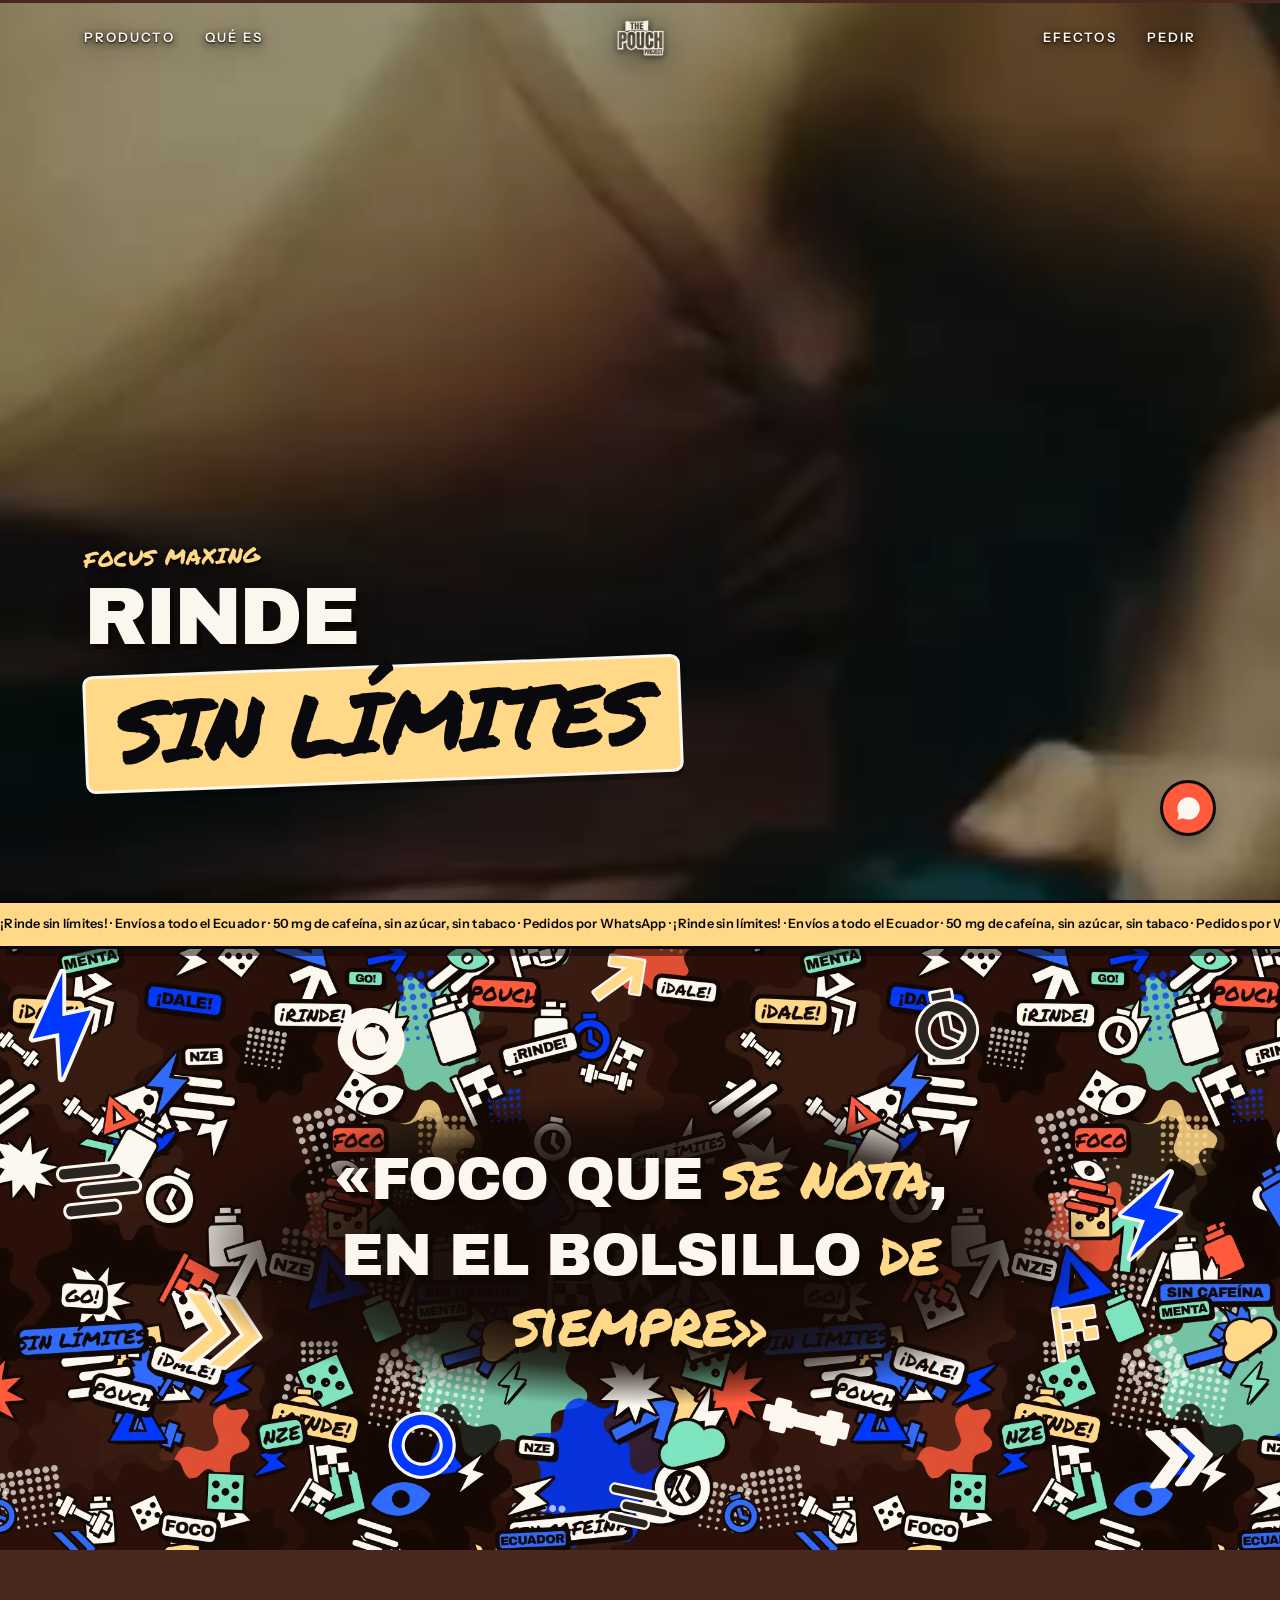
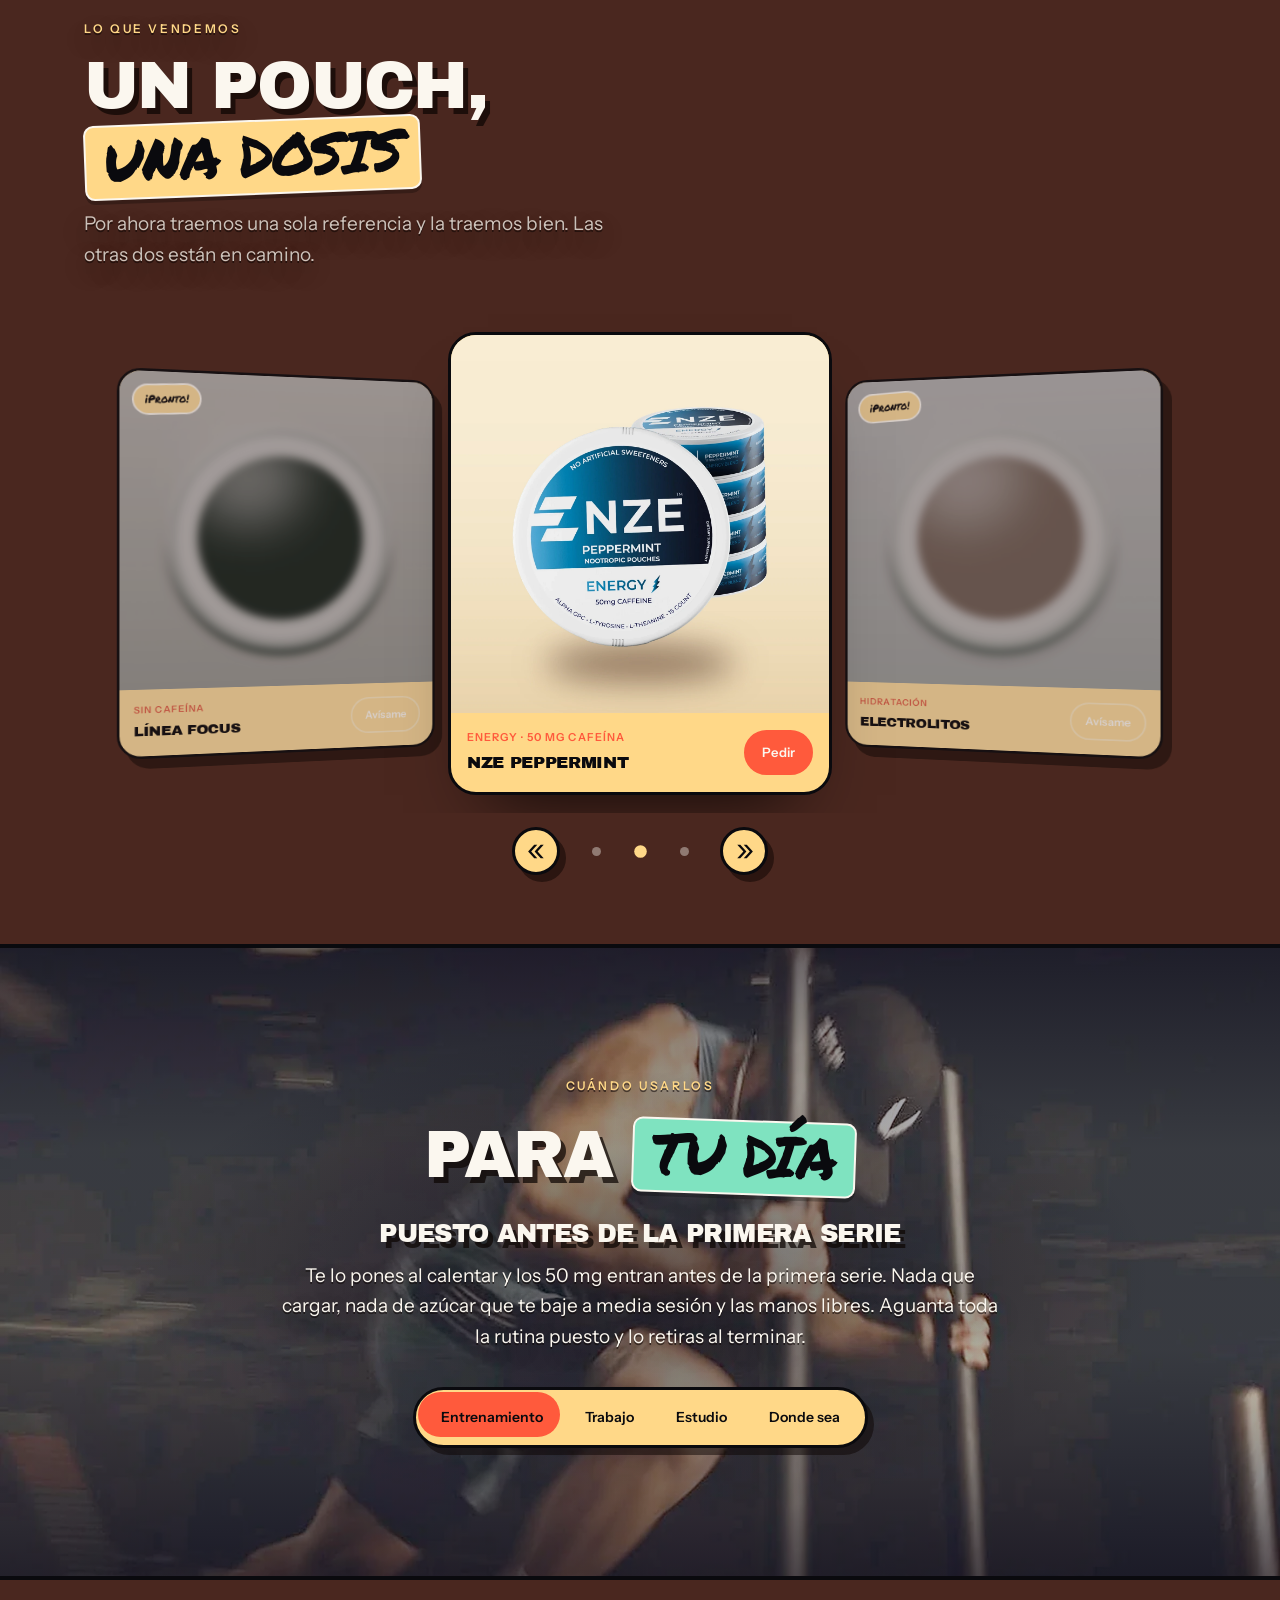
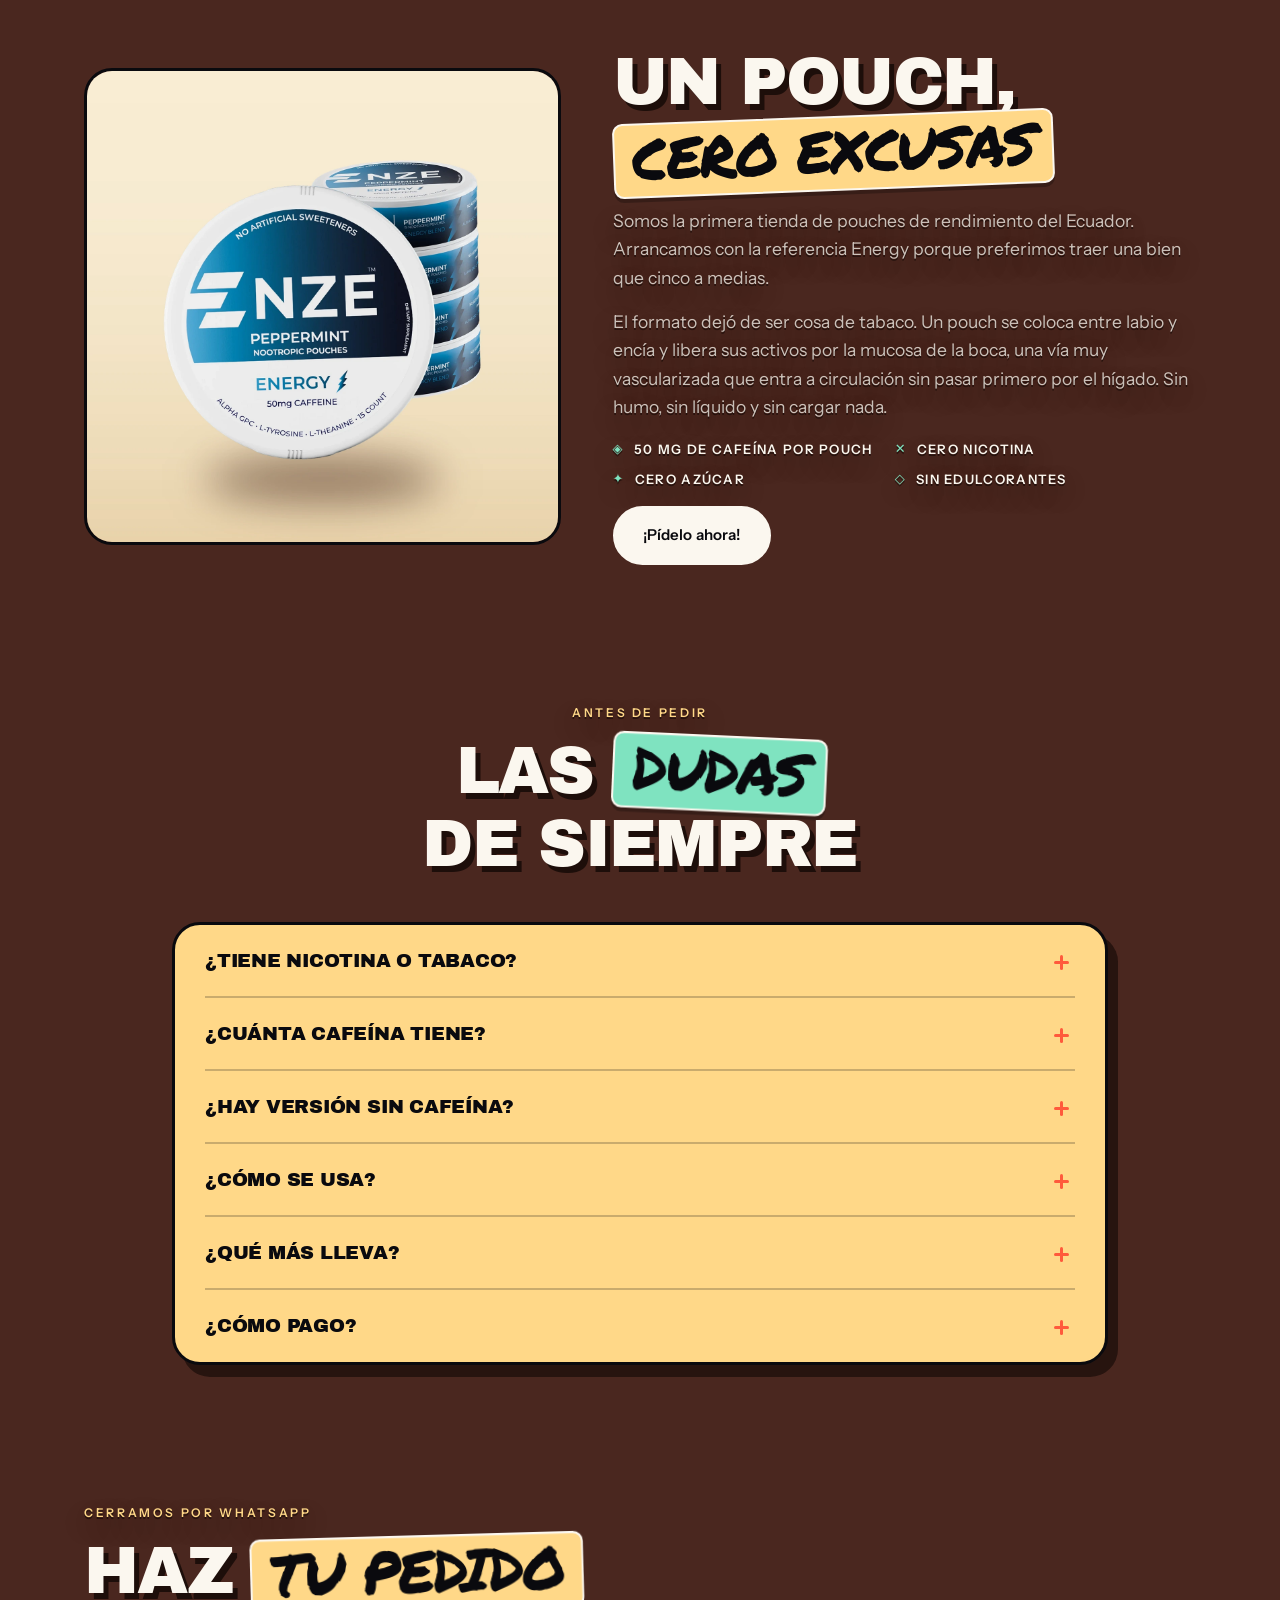
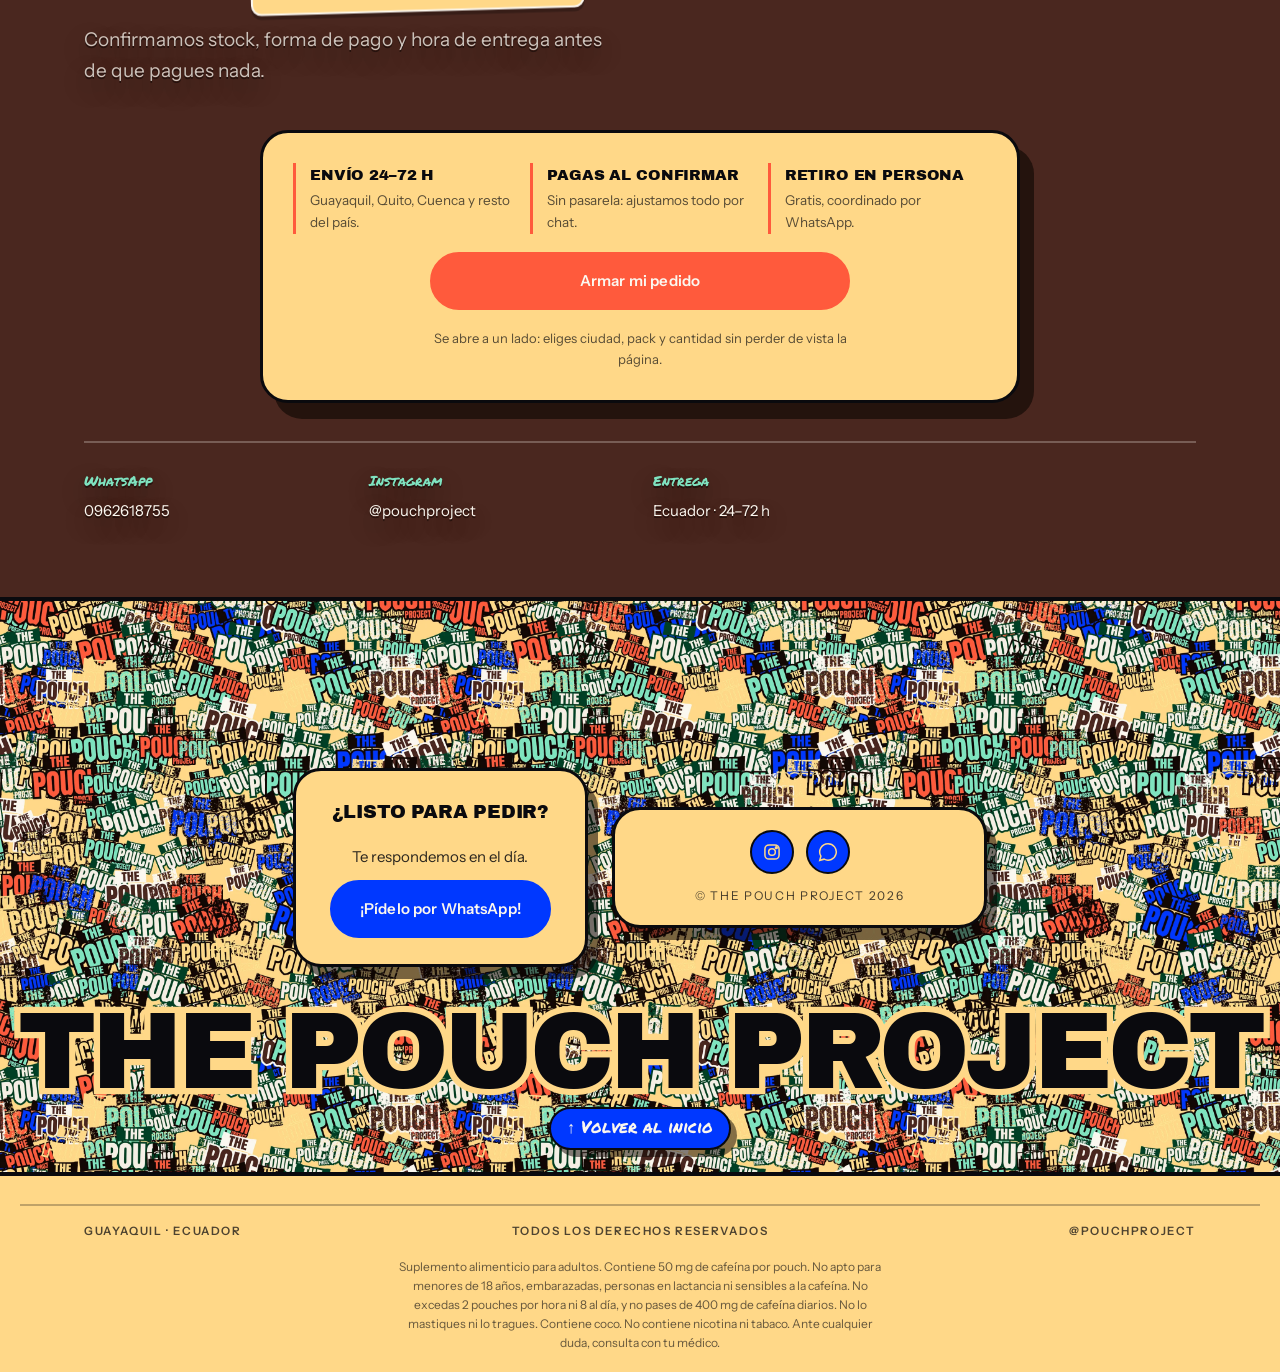
<file: index.html>
<!doctype html>
<html lang="es-EC">
<head>
<meta charset="utf-8">
<meta name="viewport" content="width=device-width, initial-scale=1, viewport-fit=cover">
<title>The Pouch Project — Rinde sin límites</title>
<meta name="description" content="Pouches de rendimiento en Ecuador. NZE Peppermint Energy: 50 mg de cafeína con Alpha GPC, L-Teanina y L-Tirosina. Sin azúcar y sin tabaco. Pedidos por WhatsApp con envío a todo el país.">
<meta name="theme-color" content="#16120F">
<link rel="canonical" href="https://thepouchproject.ec/">

<meta property="og:type" content="website">
<meta property="og:site_name" content="The Pouch Project">
<meta property="og:title" content="The Pouch Project — Rinde sin límites">
<meta property="og:description" content="Pouches de rendimiento en Ecuador. Foco limpio, sin azúcar y sin tabaco. Pídelo por WhatsApp.">
<meta property="og:image" content="assets/img/producto-nze-energy-ancho.webp">
<meta property="og:locale" content="es_EC">
<meta name="twitter:card" content="summary_large_image">

<link rel="icon" href="assets/img/logo.svg" type="image/svg+xml">
<link rel="icon" href="assets/img/icon-32.png" sizes="32x32">
<link rel="apple-touch-icon" href="assets/img/icon-180.png">

<link rel="preload" href="assets/fonts/archivo-black-latin.woff2" as="font" type="font/woff2" crossorigin>
<link rel="preload" href="assets/fonts/instrument-sans-normal-400-latin.woff2" as="font" type="font/woff2" crossorigin>
<link rel="stylesheet" href="assets/css/fonts.css">
<link rel="stylesheet" href="assets/css/styles.css">

<script type="application/ld+json">
{"@context":"https://schema.org","@type":"Store","name":"The Pouch Project","description":"Tienda de pouches de rendimiento en Ecuador.","areaServed":"EC","slogan":"Rinde sin límites"}
</script>
</head>
<body>

<a class="visually-hidden" href="#pedido">Saltar al pedido</a>

<!-- ══════════════════════════════════════════ NAV FLOTANTE -->
<header class="nav" id="nav">
  <div class="wrap nav__inner">
    <nav class="nav__side nav__side--l" aria-label="Principal">
      <a href="#productos">Producto</a>
      <a href="#muro">Qué es</a>
    </nav>
    <a class="nav__brand" href="#top" aria-label="The Pouch Project — inicio">
      <img class="nav__logo--light" src="assets/img/logo-cream.png" alt="The Pouch Project" width="1024" height="784">
      <img class="nav__logo--dark" src="assets/img/logo-full.png" alt="" aria-hidden="true" width="1024" height="784">
    </a>
    <nav class="nav__side nav__side--r" aria-label="Secundaria">
      <a href="#efectos">Efectos</a>
      <a href="#pedido">Pedir</a>
    </nav>
    <a class="btn nav__cta" href="#pedido">Pedir</a>
  </div>
</header>

<main id="top">

<!-- ══════════════════════════════════════════════════════ HERO -->
<section class="hero" id="hero" aria-label="Rinde sin límites">
  <div class="hero__media" aria-hidden="true">
    <img class="hero__poster" src="assets/img/poster-hero.jpg" alt="" width="1920" height="1080" fetchpriority="high">
    <video id="heroVideo" poster="assets/img/poster-hero.jpg"
           autoplay muted loop playsinline preload="auto" disablepictureinpicture>
      <source src="assets/video/hero.webm" type="video/webm">
      <source src="assets/video/hero.mp4" type="video/mp4">
    </video>
  </div>

  <div class="wrap hero__inner">
    <p class="hero__kicker">Focus maxing</p>
    <h1 class="claim">
      <span class="claim__line">Rinde</span>
      <span class="claim__stickers">
        <em class="tag tag--cobalto">sin límites</em>
      </span>
    </h1>
  </div>

</section>

<!-- ════════════════════════════════════════════════════ TICKER -->
<div class="ticker marquee" id="ticker" data-nav="claro" aria-hidden="true">
  <div class="marquee__track">
    <span id="tickerA"></span>
    <span id="tickerB"></span>
  </div>
</div>


<!-- ══════════════════════════════════════════════ MURO DE PEGATINAS -->
<section class="muro" id="muro" aria-labelledby="muroTitle">
  <div class="muro__stickers" id="stickers" aria-hidden="true"></div>
  <div class="wrap muro__inner">
    <p class="quote" id="muroTitle" data-anim="cita">
      <span class="quote__l">«Foco que <em>se nota</em>,</span>
      <span class="quote__l">en el bolsillo <em>de siempre»</em></span>
    </p>
  </div>
</section>

<!-- ══════════════════════════════════════════════════ PRODUCTOS -->
<section class="section" id="productos">
  <div class="wrap">
    <div class="section-head" data-anim="head">
      <p class="eyebrow">Lo que vendemos</p>
      <h2 class="h2">Un pouch, <em class="tag tag--cobalto tag--sm">una dosis</em></h2>
      <p class="lede">Por ahora traemos una sola referencia y la traemos bien.
        Las otras dos están en camino.</p>
    </div>
  </div>

  <div class="flow" id="flow">
    <div class="flow__stage" id="flowStage"></div>
  </div>
  <div class="wrap flow__ctrl">
    <button class="dot" type="button" id="flowPrev" aria-label="Anterior">
      <svg viewBox="0 0 100 100" aria-hidden="true"><path d="M88 14 56 50l32 36H72L40 50 72 14H88Zm-34 0L22 50l32 36H38L6 50 38 14h16Z"/></svg>
    </button>
    <span class="flow__dots" id="flowDots"></span>
    <button class="dot" type="button" id="flowNext" aria-label="Siguiente">
      <svg viewBox="0 0 100 100" aria-hidden="true"><path d="M12 14 44 50 12 86h16l32-36L28 14H12Zm34 0 32 36-32 36h16l32-36-32-36H46Z"/></svg>
    </button>
  </div>
</section>

<!-- ═══════════════════════════════════════════════════ EFECTOS -->
<section class="section efectos" id="efectos" aria-labelledby="efectosTitle">
  <div class="efectos__fondos" aria-hidden="true"></div>
  <div class="efectos__velo" aria-hidden="true"></div>

  <div class="wrap efectos__inner" data-anim="head">
    <p class="eyebrow">Cuándo usarlos</p>
    <h2 class="h2" id="efectosTitle">Para <em class="tag tag--arena tag--sm">tu día</em></h2>

    <div class="usos__panels" id="fxPanels"></div>

    <div class="tabs" role="tablist" aria-label="Cuándo usarlos" id="fxTabs">
      <span class="tabs__thumb" id="fxThumb" aria-hidden="true"></span>
    </div>
  </div>
</section>

<!-- ═════════════════════════════════════════════════ NOSOTROS -->
<section class="section" id="nosotros">
  <div class="wrap about">
    <figure class="about__fig" data-anim="img">
      <img src="assets/img/producto-nze-energy.webp" alt="Latas de NZE Peppermint Energy"
           width="1400" height="1400" loading="lazy">
    </figure>
    <div class="about__body" data-anim="head">
      <h2 class="h2">Un pouch, <em class="tag tag--cobalto tag--sm">cero excusas</em></h2>
      <p>Somos la primera tienda de pouches de rendimiento del Ecuador. Arrancamos con
        la referencia Energy porque preferimos traer una bien que cinco a medias.</p>
      <p>El formato dejó de ser cosa de tabaco. Un pouch se coloca entre labio y encía y
        libera sus activos por la mucosa de la boca, una vía muy vascularizada que entra a circulación
        sin pasar primero por el hígado. Sin humo, sin líquido y sin cargar nada.</p>
      <ul class="marks">
        <li><i>◈</i> 50 mg de cafeína por pouch</li>
        <li><i>✕</i> Cero nicotina</li>
        <li><i>✦</i> Cero azúcar</li>
        <li><i>◇</i> Sin edulcorantes</li>
      </ul>
      <a class="btn btn--cream" href="#pedido">¡Pídelo ahora!</a>
    </div>
  </div>
</section>

<!-- ═══════════════════════════════════════════════════ PREGUNTAS -->
<section class="section" id="faq">
  <div class="wrap">
    <div class="section-head" data-anim="head" style="margin-inline:auto; text-align:center; justify-items:center">
      <p class="eyebrow">Antes de pedir</p>
      <h2 class="h2">Las <em class="tag tag--arena tag--sm">dudas</em> de siempre</h2>
    </div>
    <div class="faq">
      <details><summary>¿Tiene nicotina o tabaco?</summary>
        <p>No. Cero nicotina, cero tabaco, cero humo. Es un formato de consumo, no un producto de tabaco.</p></details>
      <details><summary>¿Cuánta cafeína tiene?</summary>
        <p>50 mg por pouch, lo que trae una taza de café corta. Va acompañada de Alpha GPC, L-Teanina
          y L-Tirosina, 40 mg de cada una. No pases de 2 pouches por hora ni de 8 al día.</p></details>
      <details><summary>¿Hay versión sin cafeína?</summary>
        <p>Sí, la línea Focus, con los mismos tres nootrópicos y cero cafeína. Todavía no la traemos:
          está en camino y puedes avisarnos por WhatsApp para reservarla.</p></details>
      <details><summary>¿Cómo se usa?</summary>
        <p>Se coloca entre el labio superior y la encía, se deja 20 a 30 minutos y se retira.
          No se mastica ni se traga.</p></details>
      <details><summary>¿Qué más lleva?</summary>
        <p>Celulosa microcristalina, glicerina vegetal, saborizantes naturales, aceite MCT, xilitol,
          estevia, almidón modificado, inulina, bicarbonato de sodio y sal marina. <b>Contiene coco.</b></p></details>
      <details><summary>¿Cómo pago?</summary>
        <p>Coordinamos por WhatsApp: transferencia, efectivo al entregar o contra entrega según la ciudad.
          No pedimos datos de tarjeta por la web.</p></details>
    </div>
  </div>
</section>

<!-- ═══════════════════════════════════════════════════ PEDIDO -->
<section class="section pedido" id="pedido">
  <div class="wrap">
    <div class="section-head" data-anim="head">
      <p class="eyebrow">Cerramos por WhatsApp</p>
      <h2 class="h2">Haz <em class="tag tag--cobalto tag--sm">tu pedido</em></h2>
      <p class="lede">Confirmamos stock, forma de pago y hora de entrega antes de que pagues nada.</p>
    </div>

    <div class="order-lite">
      <ul class="order-lite__pts">
        <li><b>Envío 24–72 h</b><span>Guayaquil, Quito, Cuenca y resto del país.</span></li>
        <li><b>Pagas al confirmar</b><span>Sin pasarela: ajustamos todo por chat.</span></li>
        <li><b>Retiro en persona</b><span>Gratis, coordinado por WhatsApp.</span></li>
      </ul>
      <button class="btn btn--cobalto btn--block order-lite__go" type="button" data-checkout>
        Armar mi pedido
      </button>
      <p class="order-lite__hint">Se abre a un lado: eliges ciudad, pack y cantidad sin perder de vista la página.</p>
    </div>

    <ul class="contact">
      <li><b>WhatsApp</b><a id="waLine" data-wa="general" href="#">—</a></li>
      <li><b>Instagram</b><a id="igLink" href="#" target="_blank" rel="noopener">—</a></li>
      <li><b>Entrega</b><span id="zonaLine">—</span></li>
    </ul>
  </div>
</section>

</main>

<!-- ══════════════════════════════════════════════════════ FOOTER -->
<footer class="footer" data-nav="claro">
  <div class="footer__muro">
    <div class="wrap footer__top">
    <div class="footer__cta">
      <h3>¿Listo para pedir?</h3>
      <p>Te respondemos en el día.</p>
      <a class="btn btn--dark" data-wa="cierre" href="#">¡Pídelo por WhatsApp!</a>
    </div>

    <div class="footer__social">
      <a id="igSocial" href="#" target="_blank" rel="noopener" aria-label="Instagram">
        <svg viewBox="0 0 24 24" fill="none" stroke="currentColor" stroke-width="1.8" aria-hidden="true"><rect x="3.5" y="3.5" width="17" height="17" rx="5"/><circle cx="12" cy="12" r="4"/><circle cx="17.2" cy="6.8" r="1.1" fill="currentColor"/></svg>
      </a>
      <a data-wa="footer" href="#" aria-label="WhatsApp">
        <svg viewBox="0 0 24 24" fill="none" stroke="currentColor" stroke-width="1.8" aria-hidden="true"><path d="M12 2a9.9 9.9 0 0 0-8.5 15l-1.4 5 5.2-1.4A9.9 9.9 0 1 0 12 2Z"/></svg>
      </a>
      <p class="footer__cop">© The Pouch Project <span id="year"></span></p>
    </div>
  </div>

    <a class="footer__word" href="#hero" data-top aria-label="Volver al inicio">
    <span>The Pouch Project</span>
    <span class="footer__word__up" aria-hidden="true">↑ Volver al inicio</span>
    </a>
  </div>

  <div class="wrap footer__legal">
    <span>Guayaquil · Ecuador</span>
    <span>Todos los derechos reservados</span>
    <span id="igFoot">@pouchproject</span>
  </div>
  <p class="wrap footer__care">
    Suplemento alimenticio para adultos. Contiene 50 mg de cafeína por pouch. No apto para menores
    de 18 años, embarazadas, personas en lactancia ni sensibles a la cafeína. No excedas 2 pouches
    por hora ni 8 al día, y no pases de 400 mg de cafeína diarios. No lo mastiques ni lo tragues.
    Contiene coco. No contiene nicotina ni tabaco. Ante cualquier duda, consulta con tu médico.
  </p>
</footer>


<!-- ═══════════════════════════════════ CAJÓN LATERAL DE PEDIDO -->
<aside class="drawer" id="checkout" hidden>
  <div class="drawer__scrim" data-checkout-close></div>
  <div class="drawer__panel" role="dialog" aria-modal="true" aria-labelledby="drawerTitle">
    <div class="drawer__head">
      <div>
        <p class="drawer__eyebrow">Cerramos por WhatsApp</p>
        <p class="drawer__title" id="drawerTitle">Tu pedido</p>
      </div>
      <button class="drawer__x" type="button" data-checkout-close aria-label="Cerrar el pedido">
        <svg viewBox="0 0 24 24" fill="none" stroke="currentColor" stroke-width="2.4" aria-hidden="true"><path d="m6 6 12 12M18 6 6 18"/></svg>
      </button>
    </div>
    <div class="drawer__body">
      <ol class="pasos" id="pasos" aria-label="Pasos del pedido">
        <li class="is-on" data-paso="1"><span>1</span>Tu pedido</li>
        <li data-paso="2"><span>2</span>Tus datos</li>
      </ol>

      <!-- ── Paso 1: qué pides y a dónde va ── -->
      <section class="paso is-on" data-paso="1" aria-label="Tu pedido">
        <p class="field-title">Elige tu pack</p>
        <div class="packs" id="packs" role="radiogroup" aria-label="Pack"></div>

        <div class="linea">
          <span class="linea__et">Cantidad</span>
          <div class="cont">
            <button type="button" data-cant="-1" aria-label="Quitar una">−</button>
            <b id="cantVal" aria-live="polite">1</b>
            <button type="button" data-cant="1" aria-label="Añadir una">+</button>
          </div>
        </div>

        <div class="desple" id="desCiudad">
          <p class="field-title" id="lblCiudad">A dónde va</p>
          <button class="desple__bt" type="button" id="btCiudad"
                  aria-expanded="false" aria-controls="listaCiudades" aria-labelledby="lblCiudad btCiudad">
            <b id="ciudadNom">—</b><small id="ciudadEta">—</small>
            <span class="desple__pr" id="ciudadPr">—</span>
            <svg class="desple__v" viewBox="0 0 24 24" fill="none" stroke="currentColor" stroke-width="2.6" aria-hidden="true"><path d="m5 8 7 8 7-8"/></svg>
          </button>
          <div class="desple__lista" id="listaCiudades" role="listbox" aria-labelledby="lblCiudad" hidden></div>
        </div>

        <div class="ship-note" id="shipNote" hidden>
          <p id="shipNoteText"></p>
          <div class="bar"><i id="shipBar"></i></div>
        </div>

        <!-- ── El recibo: se imprime cada vez que cambia el pedido ── -->
        <div class="recibo" id="recibo">
          <div class="recibo__impresora" aria-hidden="true"><i></i></div>
          <div class="recibo__papel" id="reciboPapel" role="group" aria-label="Recibo de tu pedido">
            <div class="recibo__hoja" id="reciboHoja">
              <p class="recibo__marca">THE POUCH PROJECT</p>
              <p class="recibo__sub">Guayaquil · Ecuador</p>
              <dl class="recibo__lineas" id="reciboLineas"></dl>
              <p class="recibo__pie"><span id="reciboFecha"></span><span>Se confirma por WhatsApp</span></p>
            </div>
          </div>
        </div>

        <p class="cutoff">
          <svg viewBox="0 0 24 24" fill="none" stroke="currentColor" stroke-width="1.8" aria-hidden="true">
            <circle cx="12" cy="12" r="9"/><path d="M12 7v5l3.2 2"/>
          </svg>
          <span id="cutoffText"></span>
        </p>

        <button class="btn btn--cobalto btn--block" type="button" id="irPaso2">Siguiente: tus datos →</button>
      </section>

      <!-- ── Paso 2: a quién y a dónde ── -->
      <section class="paso" data-paso="2" aria-label="Tus datos" hidden>
        <form class="form" id="orderForm" novalidate>
          <div class="field">
            <label for="f-nombre">Nombre completo</label>
            <input id="f-nombre" name="nombre" type="text" autocomplete="name" placeholder="Tu nombre y apellido">
            <p class="err" id="e-nombre"></p>
          </div>

          <div class="field">
            <label for="f-telefono">Teléfono</label>
            <input id="f-telefono" name="telefono" type="tel" inputmode="numeric" autocomplete="tel" placeholder="09XXXXXXXX">
            <p class="err" id="e-telefono"></p>
          </div>

          <div class="field" id="wrap-direccion">
            <label for="f-direccion">Dirección de entrega</label>
            <input id="f-direccion" name="direccion" type="text" autocomplete="street-address" placeholder="Calle principal, número, referencia">
            <p class="err" id="e-direccion"></p>
          </div>

          <div class="field">
            <label for="f-notas">Notas para la entrega</label>
            <textarea id="f-notas" name="notas" placeholder="Horario preferido, punto de referencia"></textarea>
          </div>

          <div class="promo">
            <div class="field">
              <label for="f-codigo">Código de descuento</label>
              <input id="f-codigo" name="codigo" type="text" autocapitalize="characters" placeholder="POUCH10">
              <p class="err" id="e-codigo"></p>
            </div>
            <button class="btn btn--outline" type="button" id="applyCode">Aplicar</button>
          </div>

          <p class="err" id="e-ciudad"></p>

          <div class="recap" id="recap"></div>

          <button class="btn btn--cobalto btn--block" type="submit" id="sendOrder">¡Enviar por WhatsApp!</button>
        </form>
        <button class="volver" type="button" id="irPaso1">← Volver al pedido</button>
      </section>
    </div>
  </div>
</aside>

<a class="wa-float" data-wa="flotante" href="#" aria-label="Escríbenos por WhatsApp"><svg viewBox="0 0 24 24" fill="currentColor" aria-hidden="true"><path d="M12.04 2C6.58 2 2.13 6.45 2.13 11.91c0 1.75.46 3.45 1.32 4.95L2 22l5.25-1.38a9.87 9.87 0 0 0 4.79 1.22h.01c5.46 0 9.91-4.45 9.91-9.91 0-2.65-1.03-5.14-2.9-7.01A9.82 9.82 0 0 0 12.04 2Zm4.52 12.97c-.25-.12-1.47-.72-1.69-.81-.23-.08-.39-.12-.56.13-.16.24-.64.8-.79.97-.14.16-.29.19-.54.06-.25-.12-1.05-.39-1.99-1.23-.74-.66-1.24-1.47-1.38-1.72-.15-.25-.02-.38.11-.5.11-.11.25-.29.37-.43.13-.15.17-.25.25-.41.08-.17.04-.31-.02-.43-.06-.12-.56-1.35-.77-1.85-.2-.48-.41-.42-.56-.43h-.48c-.17 0-.43.06-.66.31-.23.25-.86.85-.86 2.07 0 1.21.88 2.39 1.01 2.55.12.17 1.74 2.65 4.21 3.72.59.25 1.05.4 1.4.52.59.19 1.13.16 1.55.1.47-.07 1.47-.6 1.67-1.18.21-.58.21-1.07.15-1.18-.06-.1-.23-.16-.48-.29Z"/></svg></a>

<script src="assets/js/vendor/gsap.min.js"></script>
<script src="assets/js/vendor/ScrollTrigger.min.js"></script>
<script src="assets/js/config.js"></script>
<script src="assets/js/stickers.js"></script>
<script src="assets/js/checkout.js"></script>
<script src="assets/js/main.js"></script>
</body>
</html>
</file>
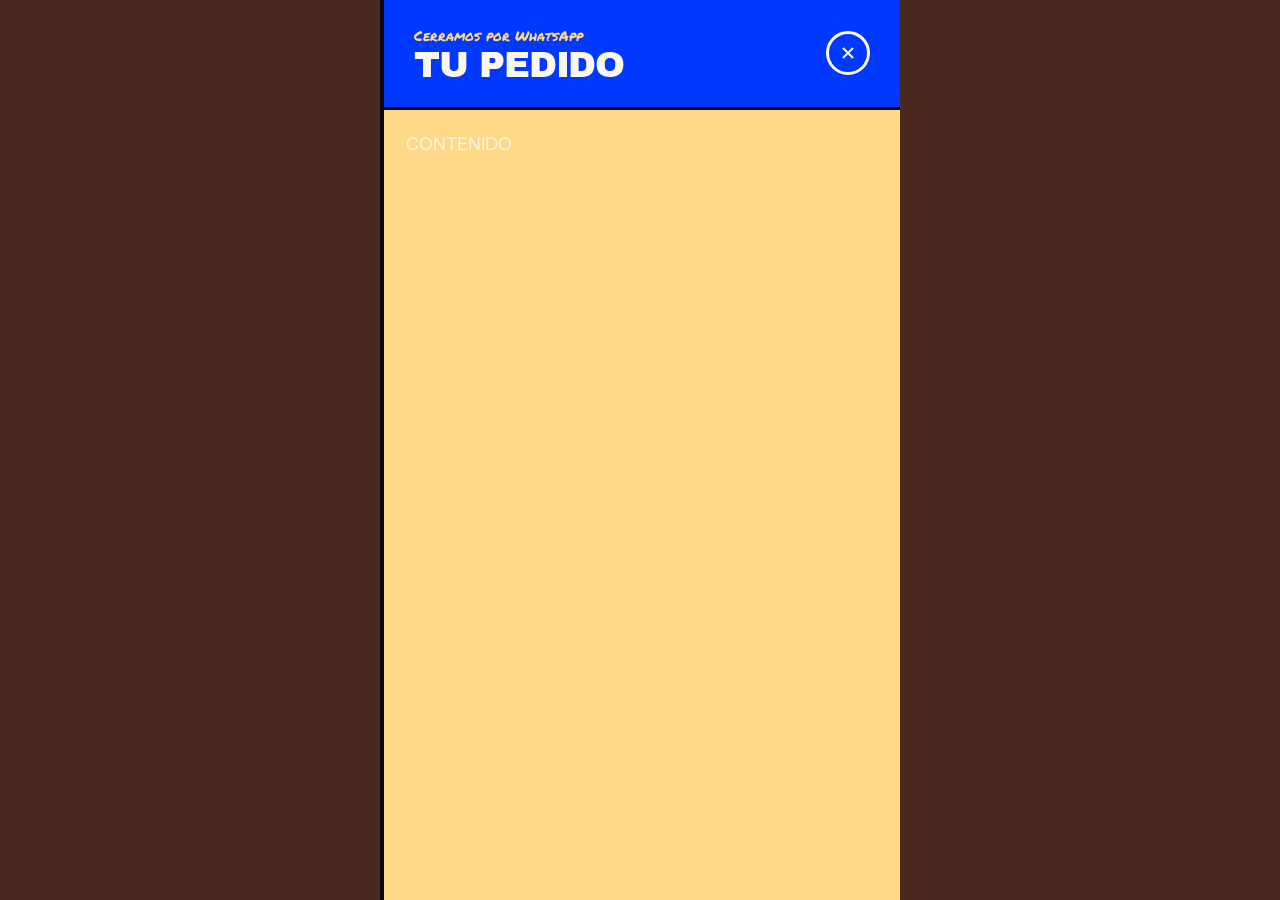
<file: docs/opciones/_base.html>
<!doctype html><html lang="es"><head><meta charset="utf-8">
<meta name="viewport" content="width=device-width,initial-scale=1">
<title>Opción</title>
<link rel="stylesheet" href="../../assets/css/fonts.css">
<link rel="stylesheet" href="../../assets/css/styles.css">
<style>
  body{background:var(--tierra); margin:0}
  .marco{width:100%; max-width:520px; margin:0 auto; background:var(--arena);
         border-left:4px solid var(--negro); min-height:100vh; display:flex; flex-direction:column}
  .drawer__head{position:static}
  .drawer__body{padding:20px 22px 40px}
  .nota{font-size:12px; letter-spacing:.14em; text-transform:uppercase;
        color:var(--panel-muted); margin:0 0 10px}
</style></head><body>
<div class="marco">
  <div class="drawer__head">
    <div><p class="drawer__eyebrow">Cerramos por WhatsApp</p>
    <p class="drawer__title">Tu pedido</p></div>
    <button class="drawer__x" type="button" aria-label="Cerrar">
      <svg viewBox="0 0 24 24" fill="none" stroke="currentColor" stroke-width="2.4"><path d="m6 6 12 12M18 6 6 18"/></svg>
    </button>
  </div>
  <div class="drawer__body">CONTENIDO</div>
</div></body></html>
</file>
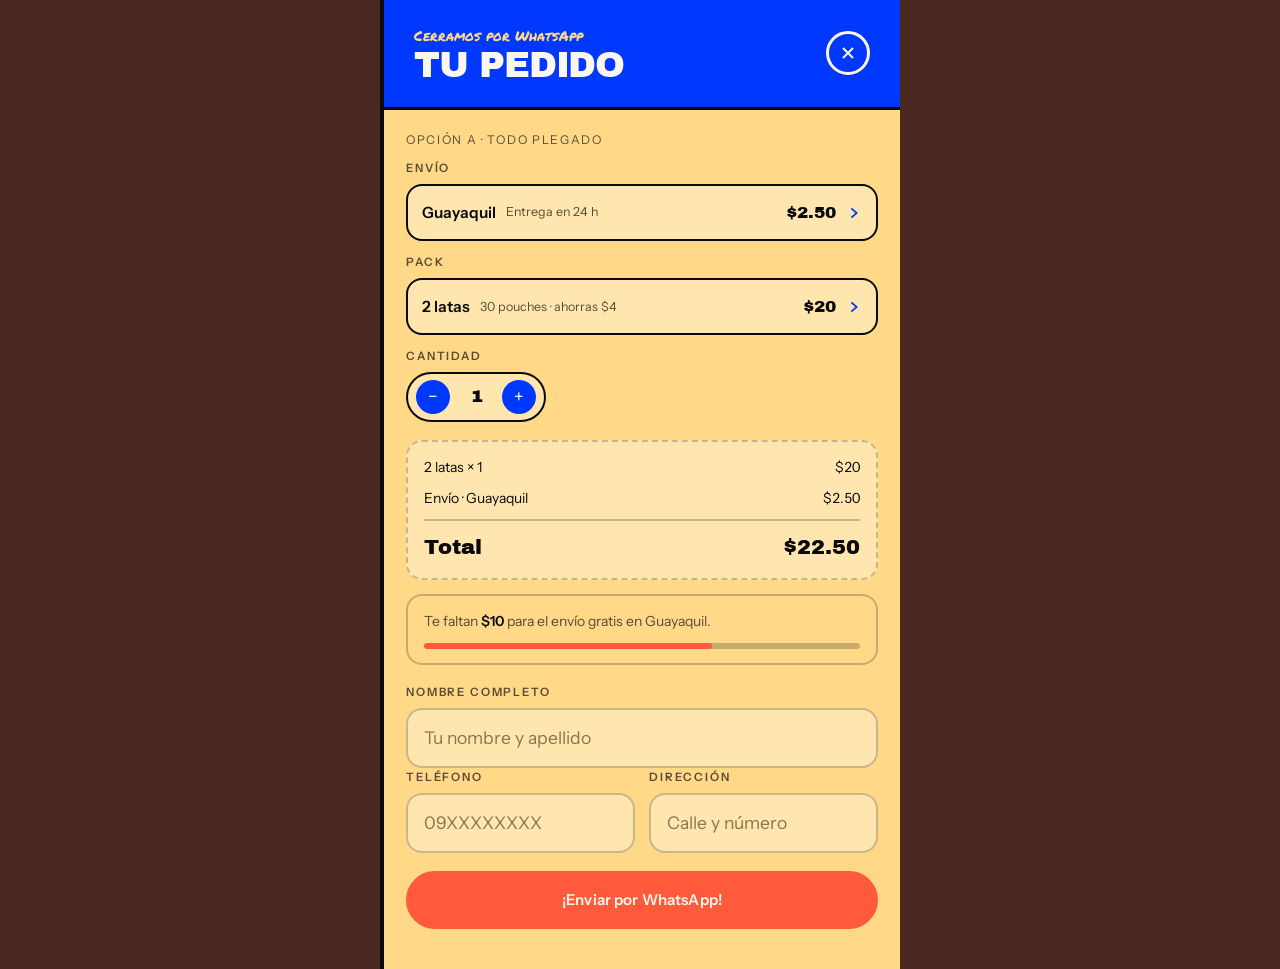
<file: docs/opciones/a-plegado.html>
<!doctype html><html lang="es"><head><meta charset="utf-8">
<meta name="viewport" content="width=device-width,initial-scale=1">
<title>Opción</title>
<link rel="stylesheet" href="../../assets/css/fonts.css">
<link rel="stylesheet" href="../../assets/css/styles.css">
<style>
  body{background:var(--tierra); margin:0}
  .marco{width:100%; max-width:520px; margin:0 auto; background:var(--arena);
         border-left:4px solid var(--negro); min-height:100vh; display:flex; flex-direction:column}
  .drawer__head{position:static}
  .drawer__body{padding:20px 22px 40px; color:var(--panel-fg)}
  .drawer__body .sumrow,.drawer__body .sumrow span{color:var(--panel-fg)}
  .nota{font-size:12px; letter-spacing:.14em; text-transform:uppercase;
        color:var(--panel-muted); margin:0 0 10px}
</style>
<style>
/* piezas de las maquetas */
.op-fila{display:grid; gap:6px; margin-bottom:12px}
.op-fila__et{font-weight:600; font-size:11.5px; letter-spacing:.16em; text-transform:uppercase; color:var(--panel-muted)}
.op-fila__bt{
  display:flex; align-items:center; gap:10px; width:100%; cursor:pointer;
  border:2.5px solid var(--negro); border-radius:var(--r); background:var(--arena-2);
  padding:13px 14px; text-align:left; color:var(--negro); font:inherit;
}
.op-fila__bt b{font-size:15.5px}
.op-fila__bt small{color:var(--panel-muted); font-size:12.5px; flex:1}
.op-fila__pr{font-family:var(--display); font-size:17px}
.op-fila__bt svg{width:16px; height:16px; flex:none; color:var(--cobalto)}
.op-cont{display:flex; align-items:center; gap:14px; border:2.5px solid var(--negro);
  border-radius:var(--r-pill); padding:6px 8px; width:fit-content; background:var(--arena-2)}
.op-cont button{width:34px; height:34px; border-radius:50%; border:0; cursor:pointer;
  background:var(--cobalto); color:var(--crema); font-size:18px; line-height:1}
.op-cont b{font-family:var(--display); font-size:17px; min-width:24px; text-align:center}

.op-pasos{display:flex; gap:10px; list-style:none; margin:0; padding:0}
.op-pasos li{display:flex; align-items:center; gap:8px; flex:1; font-weight:600; font-size:13px;
  border-bottom:4px solid var(--panel-line); padding-bottom:9px; color:var(--panel-muted)}
.op-pasos li.is-on{border-bottom-color:var(--coral); color:var(--negro)}
.op-pasos span{width:24px; height:24px; border-radius:50%; display:grid; place-items:center;
  background:var(--panel-line); font-size:12px}
.op-pasos li.is-on span{background:var(--coral); color:var(--crema)}

.op-packs{display:grid; grid-template-columns:1fr 1fr; gap:10px}
.op-pack{position:relative; display:grid; gap:2px; cursor:pointer; font:inherit; text-align:left;
  border:2.5px solid var(--negro); border-radius:var(--r); background:var(--arena-2); padding:14px}
.op-pack.is-on{background:var(--cobalto); color:var(--crema); box-shadow:5px 6px 0 var(--negro)}
.op-pack b{font-size:16px}
.op-pack small{font-size:12.5px; opacity:.8}
.op-pack span{font-family:var(--display); font-size:20px; margin-top:4px}
.op-pack i{position:absolute; top:-11px; right:8px; font-style:normal; font-family:var(--marker);
  font-size:12px; background:var(--coral); color:var(--crema); padding:2px 9px; border-radius:var(--r-pill);
  border:2px solid var(--negro)}

.op-chips{display:flex; flex-wrap:wrap; gap:8px}
.op-chip{display:flex; gap:7px; align-items:baseline; cursor:pointer; font:inherit; font-size:13.5px;
  border:2.5px solid var(--negro); border-radius:var(--r-pill); background:var(--arena-2);
  padding:9px 14px; color:var(--negro)}
.op-chip b{font-family:var(--display); font-size:14px}
.op-chip.is-on{background:var(--cobalto); color:var(--crema)}

.op-barra{position:fixed; left:50%; transform:translateX(-50%); bottom:0; width:min(520px,100%);
  display:flex; align-items:center; justify-content:space-between; gap:14px;
  background:var(--negro); padding:14px 18px calc(16px + env(safe-area-inset-bottom,0px));
  border-top:3px solid var(--negro)}
.op-barra small{display:block; font-size:11px; letter-spacing:.16em; text-transform:uppercase; color:var(--arena)}
.op-barra b{font-family:var(--display); font-size:24px; color:var(--crema)}
.op-barra .btn{padding:13px 20px; font-size:14px}
</style>
</head><body>
<div class="marco">
  <div class="drawer__head">
    <div><p class="drawer__eyebrow">Cerramos por WhatsApp</p>
    <p class="drawer__title">Tu pedido</p></div>
    <button class="drawer__x" type="button" aria-label="Cerrar">
      <svg viewBox="0 0 24 24" fill="none" stroke="currentColor" stroke-width="2.4"><path d="m6 6 12 12M18 6 6 18"/></svg>
    </button>
  </div>
  <div class="drawer__body">
    <p class="nota">Opción A · Todo plegado</p>
    <div class="op-fila">
      <span class="op-fila__et">Envío</span>
      <button class="op-fila__bt" type="button">
        <b>Guayaquil</b><small>Entrega en 24 h</small>
        <span class="op-fila__pr">$2.50</span>
        <svg viewBox="0 0 24 24" fill="none" stroke="currentColor" stroke-width="2.6"><path d="m8 5 8 7-8 7"/></svg>
      </button>
    </div>
    <div class="op-fila">
      <span class="op-fila__et">Pack</span>
      <button class="op-fila__bt" type="button">
        <b>2 latas</b><small>30 pouches · ahorras $4</small>
        <span class="op-fila__pr">$20</span>
        <svg viewBox="0 0 24 24" fill="none" stroke="currentColor" stroke-width="2.6"><path d="m8 5 8 7-8 7"/></svg>
      </button>
    </div>
    <div class="op-fila">
      <span class="op-fila__et">Cantidad</span>
      <div class="op-cont"><button type="button">−</button><b>1</b><button type="button">+</button></div>
    </div>

    <div class="form__summary" style="margin-top:18px">
      <div class="sumrow"><span>2 latas × 1</span><span>$20</span></div>
      <div class="sumrow"><span>Envío · Guayaquil</span><span>$2.50</span></div>
      <div class="sumrow sumrow--total"><span>Total</span><span>$22.50</span></div>
    </div>

    <div class="ship-note" style="margin-top:14px">
      <p>Te faltan <b>$10</b> para el envío gratis en Guayaquil.</p>
      <div class="bar"><i style="width:66%"></i></div>
    </div>

    <div class="field" style="margin-top:18px"><label>Nombre completo</label>
      <input type="text" placeholder="Tu nombre y apellido"></div>
    <div class="grid-2">
      <div class="field"><label>Teléfono</label><input type="tel" placeholder="09XXXXXXXX"></div>
      <div class="field"><label>Dirección</label><input type="text" placeholder="Calle y número"></div>
    </div>
    <button class="btn btn--cobalto btn--block" type="button" style="margin-top:18px">¡Enviar por WhatsApp!</button>
</div>
</div></body></html>
</file>
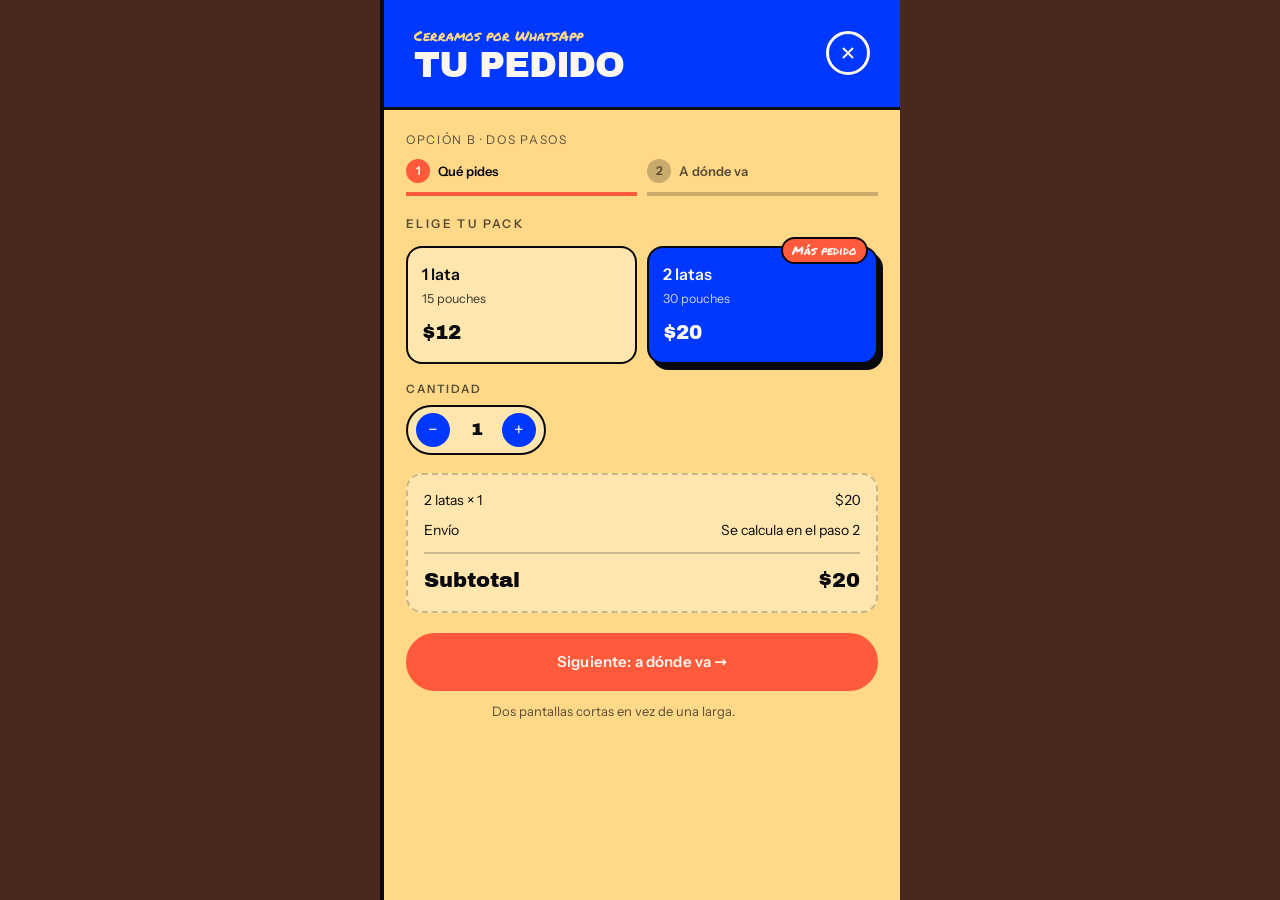
<file: docs/opciones/b-pasos.html>
<!doctype html><html lang="es"><head><meta charset="utf-8">
<meta name="viewport" content="width=device-width,initial-scale=1">
<title>Opción</title>
<link rel="stylesheet" href="../../assets/css/fonts.css">
<link rel="stylesheet" href="../../assets/css/styles.css">
<style>
  body{background:var(--tierra); margin:0}
  .marco{width:100%; max-width:520px; margin:0 auto; background:var(--arena);
         border-left:4px solid var(--negro); min-height:100vh; display:flex; flex-direction:column}
  .drawer__head{position:static}
  .drawer__body{padding:20px 22px 40px; color:var(--panel-fg)}
  .drawer__body .sumrow,.drawer__body .sumrow span{color:var(--panel-fg)}
  .nota{font-size:12px; letter-spacing:.14em; text-transform:uppercase;
        color:var(--panel-muted); margin:0 0 10px}
</style>
<style>
/* piezas de las maquetas */
.op-fila{display:grid; gap:6px; margin-bottom:12px}
.op-fila__et{font-weight:600; font-size:11.5px; letter-spacing:.16em; text-transform:uppercase; color:var(--panel-muted)}
.op-fila__bt{
  display:flex; align-items:center; gap:10px; width:100%; cursor:pointer;
  border:2.5px solid var(--negro); border-radius:var(--r); background:var(--arena-2);
  padding:13px 14px; text-align:left; color:var(--negro); font:inherit;
}
.op-fila__bt b{font-size:15.5px}
.op-fila__bt small{color:var(--panel-muted); font-size:12.5px; flex:1}
.op-fila__pr{font-family:var(--display); font-size:17px}
.op-fila__bt svg{width:16px; height:16px; flex:none; color:var(--cobalto)}
.op-cont{display:flex; align-items:center; gap:14px; border:2.5px solid var(--negro);
  border-radius:var(--r-pill); padding:6px 8px; width:fit-content; background:var(--arena-2)}
.op-cont button{width:34px; height:34px; border-radius:50%; border:0; cursor:pointer;
  background:var(--cobalto); color:var(--crema); font-size:18px; line-height:1}
.op-cont b{font-family:var(--display); font-size:17px; min-width:24px; text-align:center}

.op-pasos{display:flex; gap:10px; list-style:none; margin:0; padding:0}
.op-pasos li{display:flex; align-items:center; gap:8px; flex:1; font-weight:600; font-size:13px;
  border-bottom:4px solid var(--panel-line); padding-bottom:9px; color:var(--panel-muted)}
.op-pasos li.is-on{border-bottom-color:var(--coral); color:var(--negro)}
.op-pasos span{width:24px; height:24px; border-radius:50%; display:grid; place-items:center;
  background:var(--panel-line); font-size:12px}
.op-pasos li.is-on span{background:var(--coral); color:var(--crema)}

.op-packs{display:grid; grid-template-columns:1fr 1fr; gap:10px}
.op-pack{position:relative; display:grid; gap:2px; cursor:pointer; font:inherit; text-align:left;
  border:2.5px solid var(--negro); border-radius:var(--r); background:var(--arena-2); padding:14px}
.op-pack.is-on{background:var(--cobalto); color:var(--crema); box-shadow:5px 6px 0 var(--negro)}
.op-pack b{font-size:16px}
.op-pack small{font-size:12.5px; opacity:.8}
.op-pack span{font-family:var(--display); font-size:20px; margin-top:4px}
.op-pack i{position:absolute; top:-11px; right:8px; font-style:normal; font-family:var(--marker);
  font-size:12px; background:var(--coral); color:var(--crema); padding:2px 9px; border-radius:var(--r-pill);
  border:2px solid var(--negro)}

.op-chips{display:flex; flex-wrap:wrap; gap:8px}
.op-chip{display:flex; gap:7px; align-items:baseline; cursor:pointer; font:inherit; font-size:13.5px;
  border:2.5px solid var(--negro); border-radius:var(--r-pill); background:var(--arena-2);
  padding:9px 14px; color:var(--negro)}
.op-chip b{font-family:var(--display); font-size:14px}
.op-chip.is-on{background:var(--cobalto); color:var(--crema)}

.op-barra{position:fixed; left:50%; transform:translateX(-50%); bottom:0; width:min(520px,100%);
  display:flex; align-items:center; justify-content:space-between; gap:14px;
  background:var(--negro); padding:14px 18px calc(16px + env(safe-area-inset-bottom,0px));
  border-top:3px solid var(--negro)}
.op-barra small{display:block; font-size:11px; letter-spacing:.16em; text-transform:uppercase; color:var(--arena)}
.op-barra b{font-family:var(--display); font-size:24px; color:var(--crema)}
.op-barra .btn{padding:13px 20px; font-size:14px}
</style>
</head><body>
<div class="marco">
  <div class="drawer__head">
    <div><p class="drawer__eyebrow">Cerramos por WhatsApp</p>
    <p class="drawer__title">Tu pedido</p></div>
    <button class="drawer__x" type="button" aria-label="Cerrar">
      <svg viewBox="0 0 24 24" fill="none" stroke="currentColor" stroke-width="2.4"><path d="m6 6 12 12M18 6 6 18"/></svg>
    </button>
  </div>
  <div class="drawer__body">
    <p class="nota">Opción B · Dos pasos</p>
    <ol class="op-pasos">
      <li class="is-on"><span>1</span> Qué pides</li>
      <li><span>2</span> A dónde va</li>
    </ol>

    <p class="field-title" style="margin-top:18px">Elige tu pack</p>
    <div class="op-packs">
      <button class="op-pack" type="button"><b>1 lata</b><small>15 pouches</small><span>$12</span></button>
      <button class="op-pack is-on" type="button"><i>Más pedido</i><b>2 latas</b><small>30 pouches</small><span>$20</span></button>
    </div>

    <div class="op-fila" style="margin-top:16px">
      <span class="op-fila__et">Cantidad</span>
      <div class="op-cont"><button type="button">−</button><b>1</b><button type="button">+</button></div>
    </div>

    <div class="form__summary" style="margin-top:18px">
      <div class="sumrow"><span>2 latas × 1</span><span>$20</span></div>
      <div class="sumrow"><span>Envío</span><span>Se calcula en el paso 2</span></div>
      <div class="sumrow sumrow--total"><span>Subtotal</span><span>$20</span></div>
    </div>

    <button class="btn btn--cobalto btn--block" type="button" style="margin-top:20px">
      Siguiente: a dónde va →</button>
    <p class="order-lite__hint" style="text-align:center; margin-top:10px">
      Dos pantallas cortas en vez de una larga.</p>
</div>
</div></body></html>
</file>
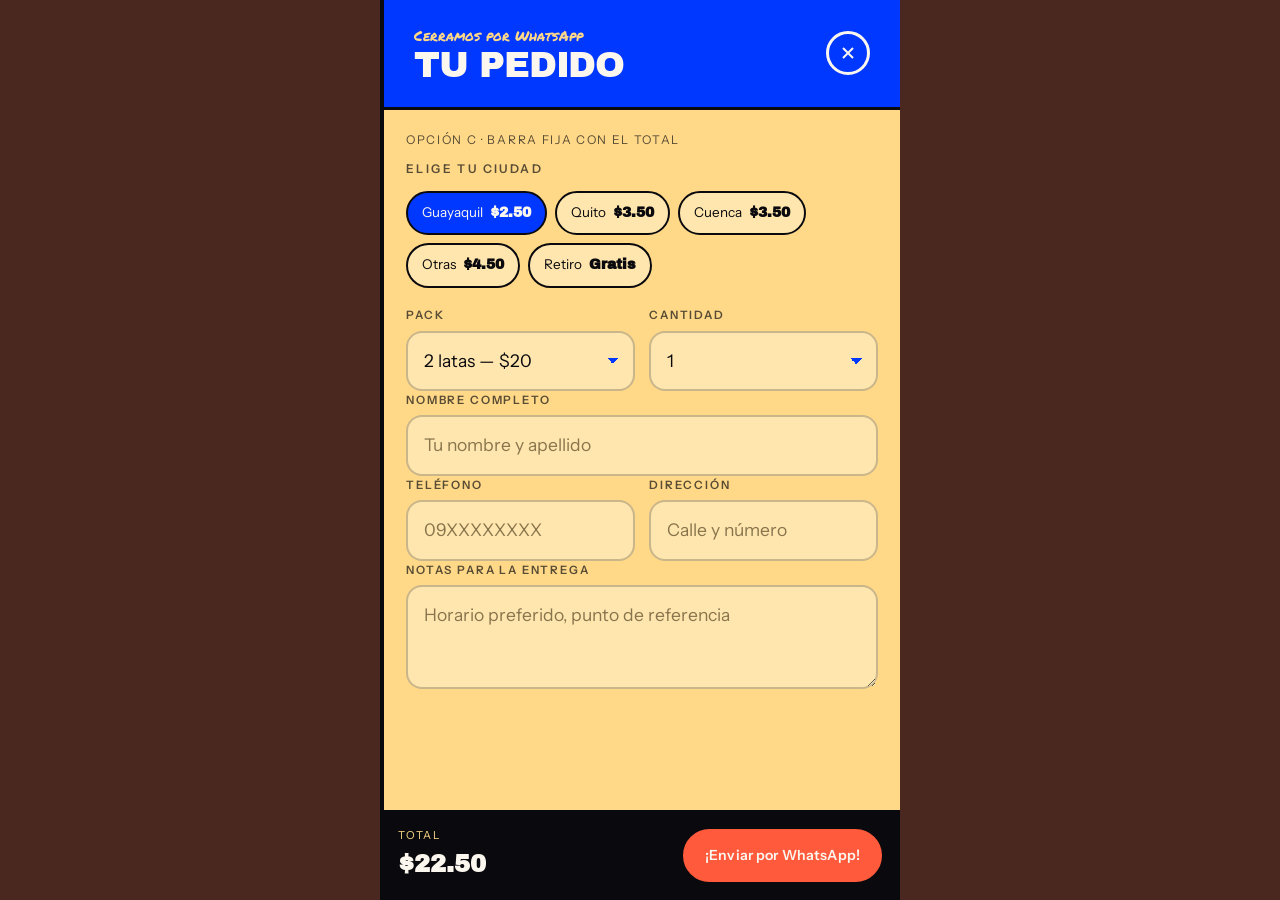
<file: docs/opciones/c-barra.html>
<!doctype html><html lang="es"><head><meta charset="utf-8">
<meta name="viewport" content="width=device-width,initial-scale=1">
<title>Opción</title>
<link rel="stylesheet" href="../../assets/css/fonts.css">
<link rel="stylesheet" href="../../assets/css/styles.css">
<style>
  body{background:var(--tierra); margin:0}
  .marco{width:100%; max-width:520px; margin:0 auto; background:var(--arena);
         border-left:4px solid var(--negro); min-height:100vh; display:flex; flex-direction:column}
  .drawer__head{position:static}
  .drawer__body{padding:20px 22px 40px; color:var(--panel-fg)}
  .drawer__body .sumrow,.drawer__body .sumrow span{color:var(--panel-fg)}
  .nota{font-size:12px; letter-spacing:.14em; text-transform:uppercase;
        color:var(--panel-muted); margin:0 0 10px}
</style>
<style>
/* piezas de las maquetas */
.op-fila{display:grid; gap:6px; margin-bottom:12px}
.op-fila__et{font-weight:600; font-size:11.5px; letter-spacing:.16em; text-transform:uppercase; color:var(--panel-muted)}
.op-fila__bt{
  display:flex; align-items:center; gap:10px; width:100%; cursor:pointer;
  border:2.5px solid var(--negro); border-radius:var(--r); background:var(--arena-2);
  padding:13px 14px; text-align:left; color:var(--negro); font:inherit;
}
.op-fila__bt b{font-size:15.5px}
.op-fila__bt small{color:var(--panel-muted); font-size:12.5px; flex:1}
.op-fila__pr{font-family:var(--display); font-size:17px}
.op-fila__bt svg{width:16px; height:16px; flex:none; color:var(--cobalto)}
.op-cont{display:flex; align-items:center; gap:14px; border:2.5px solid var(--negro);
  border-radius:var(--r-pill); padding:6px 8px; width:fit-content; background:var(--arena-2)}
.op-cont button{width:34px; height:34px; border-radius:50%; border:0; cursor:pointer;
  background:var(--cobalto); color:var(--crema); font-size:18px; line-height:1}
.op-cont b{font-family:var(--display); font-size:17px; min-width:24px; text-align:center}

.op-pasos{display:flex; gap:10px; list-style:none; margin:0; padding:0}
.op-pasos li{display:flex; align-items:center; gap:8px; flex:1; font-weight:600; font-size:13px;
  border-bottom:4px solid var(--panel-line); padding-bottom:9px; color:var(--panel-muted)}
.op-pasos li.is-on{border-bottom-color:var(--coral); color:var(--negro)}
.op-pasos span{width:24px; height:24px; border-radius:50%; display:grid; place-items:center;
  background:var(--panel-line); font-size:12px}
.op-pasos li.is-on span{background:var(--coral); color:var(--crema)}

.op-packs{display:grid; grid-template-columns:1fr 1fr; gap:10px}
.op-pack{position:relative; display:grid; gap:2px; cursor:pointer; font:inherit; text-align:left;
  border:2.5px solid var(--negro); border-radius:var(--r); background:var(--arena-2); padding:14px}
.op-pack.is-on{background:var(--cobalto); color:var(--crema); box-shadow:5px 6px 0 var(--negro)}
.op-pack b{font-size:16px}
.op-pack small{font-size:12.5px; opacity:.8}
.op-pack span{font-family:var(--display); font-size:20px; margin-top:4px}
.op-pack i{position:absolute; top:-11px; right:8px; font-style:normal; font-family:var(--marker);
  font-size:12px; background:var(--coral); color:var(--crema); padding:2px 9px; border-radius:var(--r-pill);
  border:2px solid var(--negro)}

.op-chips{display:flex; flex-wrap:wrap; gap:8px}
.op-chip{display:flex; gap:7px; align-items:baseline; cursor:pointer; font:inherit; font-size:13.5px;
  border:2.5px solid var(--negro); border-radius:var(--r-pill); background:var(--arena-2);
  padding:9px 14px; color:var(--negro)}
.op-chip b{font-family:var(--display); font-size:14px}
.op-chip.is-on{background:var(--cobalto); color:var(--crema)}

.op-barra{position:fixed; left:50%; transform:translateX(-50%); bottom:0; width:min(520px,100%);
  display:flex; align-items:center; justify-content:space-between; gap:14px;
  background:var(--negro); padding:14px 18px calc(16px + env(safe-area-inset-bottom,0px));
  border-top:3px solid var(--negro)}
.op-barra small{display:block; font-size:11px; letter-spacing:.16em; text-transform:uppercase; color:var(--arena)}
.op-barra b{font-family:var(--display); font-size:24px; color:var(--crema)}
.op-barra .btn{padding:13px 20px; font-size:14px}
</style>
</head><body>
<div class="marco">
  <div class="drawer__head">
    <div><p class="drawer__eyebrow">Cerramos por WhatsApp</p>
    <p class="drawer__title">Tu pedido</p></div>
    <button class="drawer__x" type="button" aria-label="Cerrar">
      <svg viewBox="0 0 24 24" fill="none" stroke="currentColor" stroke-width="2.4"><path d="m6 6 12 12M18 6 6 18"/></svg>
    </button>
  </div>
  <div class="drawer__body">
    <p class="nota">Opción C · Barra fija con el total</p>
    <p class="field-title">Elige tu ciudad</p>
    <div class="op-chips">
      <button class="op-chip is-on" type="button">Guayaquil <b>$2.50</b></button>
      <button class="op-chip" type="button">Quito <b>$3.50</b></button>
      <button class="op-chip" type="button">Cuenca <b>$3.50</b></button>
      <button class="op-chip" type="button">Otras <b>$4.50</b></button>
      <button class="op-chip" type="button">Retiro <b>Gratis</b></button>
    </div>

    <div class="grid-2" style="margin-top:18px">
      <div class="field"><label>Pack</label>
        <select><option>2 latas — $20</option><option>1 lata — $12</option></select></div>
      <div class="field"><label>Cantidad</label>
        <select><option>1</option><option>2</option></select></div>
    </div>
    <div class="field"><label>Nombre completo</label><input type="text" placeholder="Tu nombre y apellido"></div>
    <div class="grid-2">
      <div class="field"><label>Teléfono</label><input type="tel" placeholder="09XXXXXXXX"></div>
      <div class="field"><label>Dirección</label><input type="text" placeholder="Calle y número"></div>
    </div>
    <div class="field"><label>Notas para la entrega</label>
      <textarea placeholder="Horario preferido, punto de referencia"></textarea></div>
    <div style="height:96px"></div>

    <div class="op-barra">
      <div><small>Total</small><b>$22.50</b></div>
      <button class="btn btn--cobalto" type="button">¡Enviar por WhatsApp!</button>
    </div>
</div>
</div></body></html>
</file>
<file: assets/css/fonts.css>
/* Tipografías autoalojadas: Fraunces (titulares) · Instrument Sans (texto) */
@font-face {
  font-family: 'Fraunces';
  font-style: italic;
  font-weight: 600;
  font-display: swap;
  src: url(../fonts/fraunces-italic-600-latin-ext.woff2) format('woff2');
  unicode-range: U+0100-02BA, U+02BD-02C5, U+02C7-02CC, U+02CE-02D7, U+02DD-02FF, U+0304, U+0308, U+0329, U+1D00-1DBF, U+1E00-1E9F, U+1EF2-1EFF, U+2020, U+20A0-20AB, U+20AD-20C0, U+2113, U+2C60-2C7F, U+A720-A7FF;
}
@font-face {
  font-family: 'Fraunces';
  font-style: italic;
  font-weight: 600;
  font-display: swap;
  src: url(../fonts/fraunces-italic-600-latin.woff2) format('woff2');
  unicode-range: U+0000-00FF, U+0131, U+0152-0153, U+02BB-02BC, U+02C6, U+02DA, U+02DC, U+0304, U+0308, U+0329, U+2000-206F, U+20AC, U+2122, U+2191, U+2193, U+2212, U+2215, U+FEFF, U+FFFD;
}
@font-face {
  font-family: 'Fraunces';
  font-style: italic;
  font-weight: 700;
  font-display: swap;
  src: url(../fonts/fraunces-italic-600-latin-ext.woff2) format('woff2');
  unicode-range: U+0100-02BA, U+02BD-02C5, U+02C7-02CC, U+02CE-02D7, U+02DD-02FF, U+0304, U+0308, U+0329, U+1D00-1DBF, U+1E00-1E9F, U+1EF2-1EFF, U+2020, U+20A0-20AB, U+20AD-20C0, U+2113, U+2C60-2C7F, U+A720-A7FF;
}
@font-face {
  font-family: 'Fraunces';
  font-style: italic;
  font-weight: 700;
  font-display: swap;
  src: url(../fonts/fraunces-italic-600-latin.woff2) format('woff2');
  unicode-range: U+0000-00FF, U+0131, U+0152-0153, U+02BB-02BC, U+02C6, U+02DA, U+02DC, U+0304, U+0308, U+0329, U+2000-206F, U+20AC, U+2122, U+2191, U+2193, U+2212, U+2215, U+FEFF, U+FFFD;
}
@font-face {
  font-family: 'Fraunces';
  font-style: normal;
  font-weight: 600;
  font-display: swap;
  src: url(../fonts/fraunces-normal-600-latin-ext.woff2) format('woff2');
  unicode-range: U+0100-02BA, U+02BD-02C5, U+02C7-02CC, U+02CE-02D7, U+02DD-02FF, U+0304, U+0308, U+0329, U+1D00-1DBF, U+1E00-1E9F, U+1EF2-1EFF, U+2020, U+20A0-20AB, U+20AD-20C0, U+2113, U+2C60-2C7F, U+A720-A7FF;
}
@font-face {
  font-family: 'Fraunces';
  font-style: normal;
  font-weight: 600;
  font-display: swap;
  src: url(../fonts/fraunces-normal-600-latin.woff2) format('woff2');
  unicode-range: U+0000-00FF, U+0131, U+0152-0153, U+02BB-02BC, U+02C6, U+02DA, U+02DC, U+0304, U+0308, U+0329, U+2000-206F, U+20AC, U+2122, U+2191, U+2193, U+2212, U+2215, U+FEFF, U+FFFD;
}
@font-face {
  font-family: 'Fraunces';
  font-style: normal;
  font-weight: 700;
  font-display: swap;
  src: url(../fonts/fraunces-normal-600-latin-ext.woff2) format('woff2');
  unicode-range: U+0100-02BA, U+02BD-02C5, U+02C7-02CC, U+02CE-02D7, U+02DD-02FF, U+0304, U+0308, U+0329, U+1D00-1DBF, U+1E00-1E9F, U+1EF2-1EFF, U+2020, U+20A0-20AB, U+20AD-20C0, U+2113, U+2C60-2C7F, U+A720-A7FF;
}
@font-face {
  font-family: 'Fraunces';
  font-style: normal;
  font-weight: 700;
  font-display: swap;
  src: url(../fonts/fraunces-normal-600-latin.woff2) format('woff2');
  unicode-range: U+0000-00FF, U+0131, U+0152-0153, U+02BB-02BC, U+02C6, U+02DA, U+02DC, U+0304, U+0308, U+0329, U+2000-206F, U+20AC, U+2122, U+2191, U+2193, U+2212, U+2215, U+FEFF, U+FFFD;
}
@font-face {
  font-family: 'Fraunces';
  font-style: normal;
  font-weight: 900;
  font-display: swap;
  src: url(../fonts/fraunces-normal-600-latin-ext.woff2) format('woff2');
  unicode-range: U+0100-02BA, U+02BD-02C5, U+02C7-02CC, U+02CE-02D7, U+02DD-02FF, U+0304, U+0308, U+0329, U+1D00-1DBF, U+1E00-1E9F, U+1EF2-1EFF, U+2020, U+20A0-20AB, U+20AD-20C0, U+2113, U+2C60-2C7F, U+A720-A7FF;
}
@font-face {
  font-family: 'Fraunces';
  font-style: normal;
  font-weight: 900;
  font-display: swap;
  src: url(../fonts/fraunces-normal-600-latin.woff2) format('woff2');
  unicode-range: U+0000-00FF, U+0131, U+0152-0153, U+02BB-02BC, U+02C6, U+02DA, U+02DC, U+0304, U+0308, U+0329, U+2000-206F, U+20AC, U+2122, U+2191, U+2193, U+2212, U+2215, U+FEFF, U+FFFD;
}
@font-face {
  font-family: 'Instrument Sans';
  font-style: italic;
  font-weight: 400;
  font-stretch: 100%;
  font-display: swap;
  src: url(../fonts/instrument-sans-italic-400-latin-ext.woff2) format('woff2');
  unicode-range: U+0100-02BA, U+02BD-02C5, U+02C7-02CC, U+02CE-02D7, U+02DD-02FF, U+0304, U+0308, U+0329, U+1D00-1DBF, U+1E00-1E9F, U+1EF2-1EFF, U+2020, U+20A0-20AB, U+20AD-20C0, U+2113, U+2C60-2C7F, U+A720-A7FF;
}
@font-face {
  font-family: 'Instrument Sans';
  font-style: italic;
  font-weight: 400;
  font-stretch: 100%;
  font-display: swap;
  src: url(../fonts/instrument-sans-italic-400-latin.woff2) format('woff2');
  unicode-range: U+0000-00FF, U+0131, U+0152-0153, U+02BB-02BC, U+02C6, U+02DA, U+02DC, U+0304, U+0308, U+0329, U+2000-206F, U+20AC, U+2122, U+2191, U+2193, U+2212, U+2215, U+FEFF, U+FFFD;
}
@font-face {
  font-family: 'Instrument Sans';
  font-style: normal;
  font-weight: 400;
  font-stretch: 100%;
  font-display: swap;
  src: url(../fonts/instrument-sans-normal-400-latin-ext.woff2) format('woff2');
  unicode-range: U+0100-02BA, U+02BD-02C5, U+02C7-02CC, U+02CE-02D7, U+02DD-02FF, U+0304, U+0308, U+0329, U+1D00-1DBF, U+1E00-1E9F, U+1EF2-1EFF, U+2020, U+20A0-20AB, U+20AD-20C0, U+2113, U+2C60-2C7F, U+A720-A7FF;
}
@font-face {
  font-family: 'Instrument Sans';
  font-style: normal;
  font-weight: 400;
  font-stretch: 100%;
  font-display: swap;
  src: url(../fonts/instrument-sans-normal-400-latin.woff2) format('woff2');
  unicode-range: U+0000-00FF, U+0131, U+0152-0153, U+02BB-02BC, U+02C6, U+02DA, U+02DC, U+0304, U+0308, U+0329, U+2000-206F, U+20AC, U+2122, U+2191, U+2193, U+2212, U+2215, U+FEFF, U+FFFD;
}
@font-face {
  font-family: 'Instrument Sans';
  font-style: normal;
  font-weight: 500;
  font-stretch: 100%;
  font-display: swap;
  src: url(../fonts/instrument-sans-normal-400-latin-ext.woff2) format('woff2');
  unicode-range: U+0100-02BA, U+02BD-02C5, U+02C7-02CC, U+02CE-02D7, U+02DD-02FF, U+0304, U+0308, U+0329, U+1D00-1DBF, U+1E00-1E9F, U+1EF2-1EFF, U+2020, U+20A0-20AB, U+20AD-20C0, U+2113, U+2C60-2C7F, U+A720-A7FF;
}
@font-face {
  font-family: 'Instrument Sans';
  font-style: normal;
  font-weight: 500;
  font-stretch: 100%;
  font-display: swap;
  src: url(../fonts/instrument-sans-normal-400-latin.woff2) format('woff2');
  unicode-range: U+0000-00FF, U+0131, U+0152-0153, U+02BB-02BC, U+02C6, U+02DA, U+02DC, U+0304, U+0308, U+0329, U+2000-206F, U+20AC, U+2122, U+2191, U+2193, U+2212, U+2215, U+FEFF, U+FFFD;
}
@font-face {
  font-family: 'Instrument Sans';
  font-style: normal;
  font-weight: 600;
  font-stretch: 100%;
  font-display: swap;
  src: url(../fonts/instrument-sans-normal-400-latin-ext.woff2) format('woff2');
  unicode-range: U+0100-02BA, U+02BD-02C5, U+02C7-02CC, U+02CE-02D7, U+02DD-02FF, U+0304, U+0308, U+0329, U+1D00-1DBF, U+1E00-1E9F, U+1EF2-1EFF, U+2020, U+20A0-20AB, U+20AD-20C0, U+2113, U+2C60-2C7F, U+A720-A7FF;
}
@font-face {
  font-family: 'Instrument Sans';
  font-style: normal;
  font-weight: 600;
  font-stretch: 100%;
  font-display: swap;
  src: url(../fonts/instrument-sans-normal-400-latin.woff2) format('woff2');
  unicode-range: U+0000-00FF, U+0131, U+0152-0153, U+02BB-02BC, U+02C6, U+02DA, U+02DC, U+0304, U+0308, U+0329, U+2000-206F, U+20AC, U+2122, U+2191, U+2193, U+2212, U+2215, U+FEFF, U+FFFD;
}

/* Outfit: el eslogan del banner, pesado y geométrico */
@font-face {
  font-family: 'Outfit';
  font-style: normal;
  font-weight: 800;
  font-display: swap;
  src: url(../fonts/outfit-800-latin-ext.woff2) format('woff2');
  unicode-range: U+0100-02BA, U+02BD-02C5, U+02C7-02CC, U+02CE-02D7, U+02DD-02FF, U+0304, U+0308, U+0329, U+1D00-1DBF, U+1E00-1E9F, U+1EF2-1EFF, U+2020, U+20A0-20AB, U+20AD-20C0, U+2113, U+2C60-2C7F, U+A720-A7FF;
}
@font-face {
  font-family: 'Outfit';
  font-style: normal;
  font-weight: 800;
  font-display: swap;
  src: url(../fonts/outfit-800-latin.woff2) format('woff2');
  unicode-range: U+0000-00FF, U+0131, U+0152-0153, U+02BB-02BC, U+02C6, U+02DA, U+02DC, U+0304, U+0308, U+0329, U+2000-206F, U+20AC, U+2122, U+2191, U+2193, U+2212, U+2215, U+FEFF, U+FFFD;
}
@font-face {
  font-family: 'Outfit';
  font-style: normal;
  font-weight: 900;
  font-display: swap;
  src: url(../fonts/outfit-800-latin-ext.woff2) format('woff2');
  unicode-range: U+0100-02BA, U+02BD-02C5, U+02C7-02CC, U+02CE-02D7, U+02DD-02FF, U+0304, U+0308, U+0329, U+1D00-1DBF, U+1E00-1E9F, U+1EF2-1EFF, U+2020, U+20A0-20AB, U+20AD-20C0, U+2113, U+2C60-2C7F, U+A720-A7FF;
}
@font-face {
  font-family: 'Outfit';
  font-style: normal;
  font-weight: 900;
  font-display: swap;
  src: url(../fonts/outfit-800-latin.woff2) format('woff2');
  unicode-range: U+0000-00FF, U+0131, U+0152-0153, U+02BB-02BC, U+02C6, U+02DA, U+02DC, U+0304, U+0308, U+0329, U+2000-206F, U+20AC, U+2122, U+2191, U+2193, U+2212, U+2215, U+FEFF, U+FFFD;
}

/* Archivo Black: titulares gordos · Permanent Marker: las pegatinas */
@font-face {
  font-family: 'Archivo Black';
  font-style: normal;
  font-weight: 400;
  font-display: swap;
  src: url(../fonts/archivo-black-latin-ext.woff2) format('woff2');
  unicode-range: U+0100-02BA, U+02BD-02C5, U+02C7-02CC, U+02CE-02D7, U+02DD-02FF, U+0304, U+0308, U+0329, U+1D00-1DBF, U+1E00-1E9F, U+1EF2-1EFF, U+2020, U+20A0-20AB, U+20AD-20C0, U+2113, U+2C60-2C7F, U+A720-A7FF;
}
@font-face {
  font-family: 'Archivo Black';
  font-style: normal;
  font-weight: 400;
  font-display: swap;
  src: url(../fonts/archivo-black-latin.woff2) format('woff2');
  unicode-range: U+0000-00FF, U+0131, U+0152-0153, U+02BB-02BC, U+02C6, U+02DA, U+02DC, U+0304, U+0308, U+0329, U+2000-206F, U+20AC, U+2122, U+2191, U+2193, U+2212, U+2215, U+FEFF, U+FFFD;
}
@font-face {
  font-family: 'Permanent Marker';
  font-style: normal;
  font-weight: 400;
  font-display: swap;
  src: url(../fonts/permanent-marker-latin.woff2) format('woff2');
  unicode-range: U+0000-00FF, U+0131, U+0152-0153, U+02BB-02BC, U+02C6, U+02DA, U+02DC, U+0304, U+0308, U+0329, U+2000-206F, U+20AC, U+2122, U+2191, U+2193, U+2212, U+2215, U+FEFF, U+FFFD;
}
</file>
<file: assets/css/styles.css>
/* ==========================================================================
   THE POUCH PROJECT — sistema visual
   Estructura y estética tomadas de la referencia de estudio: muro oscuro
   texturizado, pegatinas, nav flotante en pastilla y disciplina de cuatro
   colores. Nuestro logo, nuestros datos.
   ========================================================================== */

/* ═══════════════════════════════════════════════ 1. PALETA (4 COLORES)
   ⚠️ Es lo único que hay que tocar para cambiar toda la colorimetría.
   Cuando llegue la paleta definitiva, se reemplazan estos cuatro valores
   y la página entera cambia con ellos. */
:root{
  --tierra:#4A271F;   /* TIERRA — fondo dominante, plano */
  --cobalto:#0038FF;  /* HYPER COBALT — bloques, botones y acentos */
  --arena:#FFD888;    /* SKIN SAND — cajas, tarjetas y superficies */
  --negro:#0A0A0E;    /* tinta sobre arena */
  --crema:#FBF7EF;    /* tinta sobre cobalto */

  /* Colores de apoyo: dan vida sin romper la disciplina de los cuatro */
  --coral:#FF5A3C;
  --menta:#7FE3C0;

  /* El verde de marca se conserva para el logo y señales de acierto */
  --verde:#003F25;
}

/* ─────────────────────────────────────────────── 2. DERIVADOS ───────── */
:root{
  --tierra-2:#31180F;               /* tierra hundida, para bloques */
  --tierra-3:#5E362B;                /* tierra elevada, para filetes */
  --cobalto-2:#0030DB;              /* cobalto hundido, para bloques */
  /* Sombra dura: es lo que despega cada pieza del fondo */
  --lift:10px 12px 0 rgba(12,5,3,.55);
  --lift-sm:6px 7px 0 rgba(12,5,3,.5);
  --lift-txt:0 2px 0 rgba(12,5,3,.55), 0 10px 26px rgba(12,5,3,.45);
  --lift-display:5px 6px 0 rgba(12,5,3,.72);
  --arena-2:#FFE6AE;                /* arena clara, superficies elevadas */
  --muted:color-mix(in srgb, var(--crema) 76%, transparent);
  --hairline:color-mix(in srgb, var(--crema) 26%, transparent);
  --tierra-line:color-mix(in srgb, var(--crema) 20%, transparent);
  /* Dentro de una caja de arena manda la tinta negra */
  --panel-fg:var(--negro);
  --panel-muted:color-mix(in srgb, var(--negro) 68%, var(--arena));
  --panel-line:color-mix(in srgb, var(--negro) 22%, transparent);

  --display:'Archivo Black','Helvetica Neue',Arial,sans-serif;
  --marker:'Permanent Marker','Comic Sans MS',cursive;
  --body:'Instrument Sans',system-ui,-apple-system,'Segoe UI',sans-serif;

  --gutter:clamp(18px,5vw,64px);
  --max:1240px;
  --r:16px;
  --r-lg:28px;
  --r-pill:999px;
  --sec:clamp(52px,5.4vw,84px);
  --nav-h:76px;
  --ease:cubic-bezier(.16,1,.3,1);
}

/* ─────────────────────────────────────────── 2b. TEXTO FLOTANTE ─────
   Cada palabra sobre el fondo lleva sombra: una dura pegada y una larga
   difusa. Es lo que hace que el texto parezca una capa encima y no algo
   impreso en la pared. Dentro de las cajas claras se anula. */
.claim,.h2,.quote,.eyebrow,.lede,.uso__copy,.uso__titulo,
.about__body p,.marks li,.contact b,.contact a,.contact span,
.order-lite__hint,.flow__ctrl,.hero__kicker,.section-head p{
  text-shadow:var(--lift-txt);
}
.claim,.h2,.quote{text-shadow:var(--lift-display)}
.pcard *,.faq *,.form *,.city *,.ship-note *,.order-lite *,
.footer *,.drawer *,.ticker *,.tag,.btn,.cutoff{text-shadow:none}
.order-lite__hint{text-shadow:none}

/* ─────────────────────────────────────────────────── 3. RESET ───────── */
*,*::before,*::after{box-sizing:border-box}
html{-webkit-text-size-adjust:100%; scroll-behavior:smooth}
@media (prefers-reduced-motion:reduce){html{scroll-behavior:auto}}
body{
  margin:0; color:var(--crema);
  background-color:var(--tierra);   /* plano, sin textura */
  font-family:var(--body);
  font-size:clamp(15.5px,.5vw + 14.5px,17.5px);
  line-height:1.62; -webkit-font-smoothing:antialiased; overflow-x:hidden;
}
img,svg,video,canvas{max-width:100%; display:block}
a{color:inherit}
button,input,select,textarea{font:inherit; color:inherit}
h1,h2,h3,h4,p,figure,fieldset{margin:0}
fieldset{border:0; padding:0; min-width:0}
ul{margin:0; padding:0; list-style:none}
:focus-visible{outline:3px solid var(--menta); outline-offset:3px; border-radius:6px}

/* ────────────────────────────────────────────── 4. PRIMITIVAS ───────── */
.wrap{width:100%; max-width:var(--max); margin-inline:auto; padding-inline:var(--gutter)}
.section{position:relative; z-index:1; padding-block:var(--sec)}
main section[id]{scroll-margin-top:calc(var(--nav-h) + 16px)}

.eyebrow{
  font-family:var(--body); font-weight:600; font-size:12px;
  letter-spacing:.22em; text-transform:uppercase; color:var(--arena);
}
.h2{
  font-family:var(--display); font-weight:400;
  font-size:clamp(32px,5.4vw,66px); line-height:1.02;
  letter-spacing:-.025em; text-transform:uppercase; text-wrap:balance;
}
.lede{font-size:clamp(16px,.55vw + 15px,19px); color:var(--muted); max-width:56ch; text-wrap:pretty}
.section-head{display:grid; gap:14px; margin-bottom:clamp(28px,3.4vw,44px); max-width:44ch}

/* La pegatina: caja rotada con letra de rotulador */
.tag{
  display:inline-block; font-style:normal;
  font-family:var(--marker); color:var(--negro);
  padding:.06em .3em .16em; border-radius:10px;
  border:3px solid var(--crema);
  box-shadow:0 6px 0 rgba(0,0,0,.28);
  transform:rotate(var(--rot,-2.2deg));
  line-height:1;
}
.tag--cobalto{background:var(--arena)}
.tag--arena{background:var(--menta); --rot:2deg}
.tag--sm{font-size:.88em; border-width:2.5px; box-shadow:0 4px 0 rgba(0,0,0,.26)}

/* Botones en pastilla */
.btn{
  --btn-bg:var(--crema); --btn-fg:var(--negro);
  display:inline-flex; align-items:center; justify-content:center; gap:9px;
  padding:15px 28px; background:var(--btn-bg); color:var(--btn-fg);
  border:2px solid var(--btn-bg); border-radius:var(--r-pill);
  font-family:var(--body); font-weight:600; font-size:15px; letter-spacing:.01em;
  text-decoration:none; cursor:pointer; white-space:nowrap;
  transition:transform .3s var(--ease), box-shadow .3s var(--ease),
             background .2s linear, color .2s linear, border-color .2s linear;
}
.btn:hover{transform:translateY(-3px); box-shadow:0 12px 0 -4px rgba(0,0,0,.35)}
.btn:active{transform:translateY(0)}
.btn:disabled{opacity:.45; cursor:not-allowed; transform:none; box-shadow:none}
.btn--dark{--btn-bg:var(--negro); --btn-fg:var(--crema)}
.btn--cobalto{--btn-bg:var(--coral); --btn-fg:var(--crema)}
.btn--cream{--btn-bg:var(--crema); --btn-fg:var(--negro)}
.btn--outline{--btn-bg:transparent; --btn-fg:var(--crema); border-color:color-mix(in srgb, var(--crema) 40%, transparent)}
.btn--outline:hover{--btn-bg:var(--crema); --btn-fg:var(--negro)}
.btn--block{width:100%}
.btn svg{width:18px; height:18px; flex:none}

.marquee{overflow:hidden; white-space:nowrap; position:relative}
.marquee__track{display:inline-flex; animation:slide 30s linear infinite}
.marquee__track > span{display:inline-block; padding-right:0}
@keyframes slide{from{transform:translate3d(0,0,0)} to{transform:translate3d(-50%,0,0)}}
.marquee:hover .marquee__track{animation-play-state:paused}

/* ─────────────────────────────────────────── 5. NAV (estilo Joss) ───────── */
/* La barra nunca tiene fondo: toma la tinta del bloque por el que pasa.
   Quién manda se decide con data-nav en cada sección. */
.nav{
  position:fixed; top:0; left:0; right:0; z-index:60;
  padding-top:env(safe-area-inset-top, 0px);
  background:transparent;
  --nav-ink:var(--crema);
  --nav-sombra:0 1px 3px rgba(12,5,3,.9), 0 2px 16px rgba(12,5,3,.75);
}
.nav.is-ink-dark{
  --nav-ink:var(--negro);
  --nav-sombra:none;
}
/* Sobre el banner se queda siempre en crema, pase lo que pase en el vídeo:
   el aplomo lo pone una sombra más cargada, no el cambio de tinta. */
.nav.is-over-hero{
  --nav-ink:var(--crema);
  --nav-sombra:0 1px 2px rgba(12,5,3,.96), 0 2px 9px rgba(12,5,3,.9), 0 5px 26px rgba(12,5,3,.85);
}
.nav.is-over-hero .nav__brand .nav__logo--light{opacity:1}
.nav.is-over-hero .nav__brand .nav__logo--dark{opacity:0}
.nav.is-over-hero .nav__brand{filter:drop-shadow(0 2px 3px rgba(12,5,3,.95)) drop-shadow(0 5px 18px rgba(12,5,3,.8))}
.nav.is-over-hero .nav__cta{--btn-bg:var(--arena); --btn-fg:var(--negro)}
.nav__inner{display:flex; align-items:center; gap:18px; min-height:var(--nav-h)}
.nav__side{display:none; gap:30px; flex:1}
.nav__side--r{justify-content:flex-end}
@media (min-width:940px){.nav__side{display:flex}}
.nav__side a{
  font-weight:600; font-size:13px; letter-spacing:.16em; text-transform:uppercase;
  text-decoration:none; color:var(--nav-ink); position:relative; padding-block:6px;
  text-shadow:var(--nav-sombra);
  transition:color .3s linear;
}
.nav__side a::after{
  content:''; position:absolute; left:0; right:0; bottom:0; height:2px;
  background:var(--nav-ink); border-radius:2px;
  transform:scaleX(0); transform-origin:left; transition:transform .32s var(--ease);
}
.nav__side a:hover::after,.nav__side a[aria-current="true"]::after{transform:scaleX(1)}
.nav__brand{flex:none; display:flex; align-items:center; text-decoration:none; padding-block:5px}
.nav__brand{position:relative}
.nav__brand img{height:36px; width:auto; display:block; transition:opacity .3s linear}
.nav__brand .nav__logo--dark{position:absolute; inset:0; opacity:0}
.nav.is-brand-dark .nav__brand .nav__logo--dark{opacity:1}
.nav.is-brand-dark .nav__brand .nav__logo--light{opacity:0}
.nav__cta{
  margin-left:auto; padding:11px 22px; font-size:14px;
  --btn-bg:var(--arena); --btn-fg:var(--negro);
  border:2.5px solid var(--negro);
}
.nav.is-ink-dark .nav__cta{--btn-bg:var(--cobalto); --btn-fg:var(--crema)}
@media (min-width:940px){.nav__cta{display:none}}

/* ─────────────────────────────────────────────────── 6. HERO ───────── */
.hero{
  position:relative; isolation:isolate; overflow:hidden;
  min-height:100svh; display:grid; align-items:end;
  background:var(--tierra);
}
.hero__media{position:absolute; inset:0; z-index:-2}
.hero__media .hero__poster,
.hero__media video{position:absolute; inset:0; width:100%; height:100%; object-fit:cover}
.hero__media .hero__poster{z-index:0}
.hero__media video{z-index:1; opacity:0; transition:opacity 1.1s linear}
.hero__media video.is-on{opacity:1}
@media (max-aspect-ratio:1/1){
  .hero__media .hero__poster,
  .hero__media video{object-position:50% 28%}
}
.hero__inner{position:relative; z-index:2; padding-block:calc(var(--nav-h) + 24px) clamp(96px,13vh,150px)}
.hero__kicker{
  font-family:var(--marker); font-weight:400; font-size:clamp(15px,1.7vw,22px);
  letter-spacing:.02em; text-transform:uppercase; color:var(--arena);
  margin-bottom:clamp(8px,1.2vw,14px); transform:rotate(-1.5deg);
  text-shadow:2px 3px 0 rgba(12,5,3,.8), 0 4px 18px rgba(12,5,3,.8);
}

.claim{
  font-family:var(--display); font-weight:400;
  font-size:clamp(40px,6.4vw,82px); line-height:.98;
  letter-spacing:-.035em; text-transform:uppercase;
  max-width:14ch;
  /* El banner va sin velo, así que el aplomo lo pone la sombra del texto */
  text-shadow:4px 5px 0 rgba(12,5,3,.82), 0 6px 30px rgba(12,5,3,.7);
}
.claim__line{display:block}
.claim__stickers{display:flex; flex-wrap:wrap; align-items:center; gap:.18em; margin-top:.1em}
.claim__stickers .tag{font-size:1.05em; padding:.1em .34em .2em}
@media (max-width:400px){.claim__stickers .tag{--rot:-1.1deg; font-size:1em}}
.claim__y{font-size:.82em}


/* ─────────────────────────────────────────────────── 7. TICKER ───────── */
.ticker{
  position:relative; z-index:2;
  background:var(--arena); color:var(--negro); box-shadow:var(--lift-sm);
  padding-block:11px;
  font-family:var(--body); font-weight:600; font-size:clamp(12px,1vw,14px);
  letter-spacing:.02em;
  border-block:3px solid var(--negro);
}

/* ──────────────────────────────────────────────── 12b. FAQ ───────────── */
.faq{display:grid; max-width:78ch; margin-inline:auto; background:var(--arena); color:var(--panel-fg); border:3px solid var(--negro); border-radius:var(--r-lg); padding-inline:clamp(20px,2.6vw,30px); box-shadow:var(--lift)}
.faq details{border-bottom:2px solid var(--panel-line)}
.faq details:last-child{border-bottom:0}
.faq summary{
  cursor:pointer; list-style:none; padding:20px 44px 20px 0; position:relative;
  font-family:var(--display); font-weight:400; font-size:clamp(16px,1.5vw,20px);
  text-transform:uppercase; letter-spacing:-.012em;
}
.faq summary::-webkit-details-marker{display:none}
.faq summary::after,.faq summary::before{
  content:''; position:absolute; right:6px; top:50%; width:15px; height:3px;
  background:var(--coral); border-radius:2px; transition:transform .35s var(--ease);
}
.faq summary::before{transform:rotate(90deg)}
.faq details[open] summary::before{transform:rotate(0)}
.faq details > p{padding-bottom:20px; color:var(--panel-muted)}

/* ────────────────────────────────────── 8. MURO DE PEGATINAS ───────── */
.muro{
  position:relative; isolation:isolate; overflow:hidden;
  padding-block:clamp(112px,15vw,214px);
  background-color:var(--tierra-2);
  background-image:url('../img/grafiti.webp');
  background-size:clamp(520px,58vw,900px);
}
.muro__stickers{position:absolute; inset:0; z-index:0; pointer-events:none}

.sticker{
  position:absolute; width:clamp(52px,7vw,104px); aspect-ratio:1;
  transform:translate(-50%,-50%) rotate(var(--r)) scale(var(--s));
  animation:flota 7s var(--ease) infinite; animation-delay:var(--d);
}
.sticker svg{width:100%; height:100%; overflow:visible}
.sticker path{stroke:var(--crema); stroke-width:7; paint-order:stroke fill; stroke-linejoin:round}
@keyframes flota{0%,100%{translate:0 0} 50%{translate:0 -10px}}
.muro__inner{position:relative; z-index:2; display:grid; place-items:center; text-align:center}
/* Halo oscuro detrás de la frase: ninguna pegatina le quita legibilidad */
.quote::before{
  content:''; position:absolute; z-index:-1; inset:-22% -16%;
  background:radial-gradient(closest-side, rgba(20,8,4,.96) 52%, rgba(20,8,4,.78) 76%, transparent);
}
.quote{
  position:relative; display:grid; gap:.1em;
  font-family:var(--display); font-weight:400;
  font-size:clamp(26px,4.6vw,60px); line-height:1.08;
  letter-spacing:-.025em; text-transform:uppercase;
  max-width:18ch;
}
.quote em{font-style:normal; font-family:var(--marker); color:var(--arena); text-transform:none; font-size:1.06em}

/* ───────────────────────────────── 9. CARRUSEL DE PRODUCTO ───────── */
/* Escenario en perspectiva: la tarjeta activa al frente y recta, las de los
   lados giradas y hundidas, como en la referencia. */
.flow{position:relative; perspective:1600px; overflow:hidden; padding-block:clamp(10px,1.6vw,18px)}
.flow__stage{
  /* La altura la fija el guion midiendo la tarjeta más alta; este valor es
     solo el de arranque, antes de que carguen las imágenes. */
  position:relative; height:clamp(318px,37vw,498px);
  transform-style:preserve-3d;
  transition:height .3s var(--ease);
}
.pcard{
  position:absolute; top:0; left:50%; width:clamp(240px,30vw,400px);
  border-radius:var(--r-lg); overflow:hidden;
  background:var(--arena); color:var(--panel-fg); border:3px solid var(--negro);
  box-shadow:var(--lift);
  transform-origin:center center;
  transition:transform .7s var(--ease), opacity .7s var(--ease), filter .7s var(--ease), border-color .3s linear;
  will-change:transform, opacity;
  cursor:pointer;
}
.pcard[data-pos="0"]{
  transform:translate(-50%,0) translateZ(0) rotateY(0deg) scale(1);
  opacity:1; z-index:3; border-color:var(--negro);
  box-shadow:0 40px 70px -40px rgba(0,0,0,.85);
  cursor:default;
}
.pcard[data-pos="-1"]{transform:translate(-50%,0) translateX(-105%) translateZ(-200px) rotateY(22deg) scale(.92); opacity:.8; z-index:2; filter:saturate(.75)}
.pcard[data-pos="1"] {transform:translate(-50%,0) translateX( 105%) translateZ(-200px) rotateY(-22deg) scale(.92); opacity:.8; z-index:2; filter:saturate(.75)}
.pcard[data-pos="-2"]{transform:translate(-50%,0) translateX(-176%) translateZ(-400px) rotateY(28deg) scale(.86); opacity:.3; z-index:1}
.pcard[data-pos="2"] {transform:translate(-50%,0) translateX( 176%) translateZ(-400px) rotateY(-28deg) scale(.86); opacity:.3; z-index:1}
.pcard[data-pos="off"]{opacity:0; pointer-events:none; transform:translate(-50%,0) translateZ(-600px) scale(.8)}
.pcard:not([data-pos="0"]):hover{opacity:.8}

.pcard__media{position:relative; aspect-ratio:1; overflow:hidden}
.pcard__media img{width:100%; height:100%; object-fit:cover; transition:transform .8s var(--ease)}
.pcard[data-pos="0"]:hover .pcard__media img{transform:scale(1.05)}
.pcard--soon .pcard__media img{filter:blur(3px) saturate(.4) brightness(.72); transform:scale(1.08)}
.pcard__flag{
  position:absolute; top:14px; left:14px; z-index:2;
  padding:6px 13px; border-radius:var(--r-pill);
  background:var(--arena); color:var(--negro);
  font-family:var(--marker); font-size:13px;
  transform:rotate(-3deg); border:2px solid var(--crema);
}
.pcard__bar{display:flex; align-items:center; justify-content:space-between; gap:10px; padding:16px 16px}
.pcard__name{display:grid; gap:2px; min-width:0; flex:1}
/* min-width:0 también en los hijos: en rejilla heredan min-width:auto y
   por eso no se encogían, y el nombre se metía debajo del botón. */
.pcard__name > *{min-width:0}
.pcard__name span{font-size:11px; letter-spacing:.1em; text-transform:uppercase; color:var(--coral); font-weight:700; text-wrap:balance}
.pcard__name b{font-family:var(--display); font-weight:400; font-size:clamp(14px,3.9vw,17px); letter-spacing:-.02em; text-transform:uppercase; overflow-wrap:anywhere}
.pcard .btn{padding:10px 16px; font-size:13px; flex:none}
/* La tarjeta mide 240 px fijos hasta los 800 de pantalla: ahí el nombre y
   el botón no caben en una fila sin quedar desparejos, así que se apilan y
   el botón ocupa el ancho. Desde 800 vuelven a ir en línea. */
@media (max-width:800px){
  .pcard__bar{flex-direction:column; align-items:stretch; gap:12px; padding:16px}
  .pcard .btn{width:100%}
  .pcard__name span{letter-spacing:.14em}
}

.flow__ctrl{display:flex; align-items:center; justify-content:center; gap:14px; margin-top:14px}
.flow__dots{display:flex; gap:0}
/* El punto se pinta con un pseudo-elemento: el botón mide 44x44 para que
   se pueda acertar con el dedo, aunque la marca siga siendo pequeña. */
.flow__dots button{
  width:44px; height:44px; padding:0; border:0; background:transparent;
  cursor:pointer; display:grid; place-items:center;
}
.flow__dots button::before{
  content:''; width:9px; height:9px; border-radius:50%;
  background:color-mix(in srgb, var(--crema) 40%, transparent);
  transition:background .3s linear, transform .3s var(--ease);
}
.flow__dots button[aria-current="true"]::before{background:var(--arena); transform:scale(1.4)}
/* Las flechas del carrusel hablan el idioma de la página: pastilla de
   arena con filete negro, sombra dura y el doble galón de las pegatinas. */
.dot{
  width:48px; height:48px; border-radius:50%; cursor:pointer;
  border:3px solid var(--negro); background:var(--arena); color:var(--negro);
  display:grid; place-items:center; box-shadow:var(--lift-sm);
  transition:background .2s linear, color .2s linear, transform .2s var(--ease), box-shadow .2s var(--ease);
}
.dot svg{width:19px; height:19px; fill:currentColor}
.dot:hover{background:var(--cobalto); color:var(--arena); transform:translate(-2px,-2px); box-shadow:8px 9px 0 rgba(12,5,3,.5)}
.dot:active{transform:translate(2px,2px); box-shadow:2px 3px 0 rgba(12,5,3,.5)}
.dot:focus-visible{outline:3px solid var(--arena); outline-offset:3px}

/* ─────────────────────────────────────────────── 10. EFECTOS ───────── */
/* Cuándo usarlos: la foto del caso ocupa todo el módulo, como el banner */
.efectos{
  position:relative; isolation:isolate; overflow:hidden;
  background:var(--cobalto); border-block:4px solid var(--negro);
  padding-block:clamp(80px,10vw,150px);
}
/* Dos capas que se cruzan: la nueva entra por encima de la que está
   puesta, así nunca se ve el fondo de la sección entre una y otra. */
/* Suelo oscuro bajo las capas: aunque algo fallara al cambiar de imagen,
   lo que asomaría es tierra, nunca el cobalto de la sección. */
.efectos__fondos{position:absolute; inset:0; z-index:0; background:var(--tierra-2)}
.efectos__fondo{
  position:absolute; inset:0;
  background-size:cover; background-position:50% 50%;
  opacity:0; transition:opacity .55s var(--ease);
}
.efectos__fondo.is-on{opacity:1}
.efectos__fondo.sin-fundido{transition:none}
@media (prefers-reduced-motion:reduce){.efectos__fondo{transition:none}}
.efectos__velo{
  position:absolute; inset:0; z-index:1;
  background:
    linear-gradient(to bottom, rgba(6,3,20,.62) 0%, rgba(6,3,20,.22) 32%, rgba(6,3,20,.22) 64%, rgba(6,3,20,.66) 100%),
    radial-gradient(closest-side at 50% 52%, rgba(6,3,20,.54), transparent 80%);
}
.efectos__inner{position:relative; z-index:2; display:grid; justify-items:center; text-align:center; gap:clamp(14px,2.2vw,24px)}
.efectos__inner .h2{max-width:16ch}

.tabs{
  box-shadow:var(--lift-sm);
  /* Una sola fila siempre: si no cabe se desliza. Con dos filas el
     indicador deslizante se colocaba sobre la pestaña equivocada. */
  position:relative; display:flex; flex-wrap:nowrap; justify-content:flex-start; gap:2px;
  padding:5px; border-radius:var(--r-pill); margin-top:10px;
  background:var(--arena); border:3px solid var(--negro);
  max-width:100%; overflow-x:auto; overscroll-behavior-x:contain;
  scrollbar-width:none;
}
.tabs::-webkit-scrollbar{display:none}
.tabs > *{flex:none}
@media (min-width:640px){.tabs{justify-content:center; overflow:visible}}
/* Por debajo de 560 px las cuatro no caben en una fila y la última se
   quedaba fuera de pantalla sin ninguna pista. Pasan a dos por dos, y el
   indicador deslizante sigue también la fila (mide alto y posición). */
@media (max-width:559px){
  /* En dos filas la pastilla completa se ve rara: pasa a caja redondeada */
  .tabs{flex-wrap:wrap; overflow:visible; row-gap:2px; border-radius:var(--r-lg)}
  .tabs > .tab{flex:1 1 calc(50% - 2px)}
  .tab{padding:11px 10px; text-align:center}
}
.tabs__thumb{
  position:absolute; top:0; left:0; height:0; width:0;
  border-radius:var(--r-pill); background:var(--coral);
  transform:translate3d(0,0,0); pointer-events:none;
  transition:transform .5s var(--ease), width .5s var(--ease), height .5s var(--ease);
}
.tab{
  position:relative; z-index:1; border:0; background:transparent; cursor:pointer;
  padding:11px 20px; border-radius:var(--r-pill);
  font-weight:600; font-size:14px; color:var(--negro);
  transition:color .3s var(--ease); white-space:nowrap;
}
.tab[aria-selected="true"]{color:var(--negro)}

/* Los cuatro casos se apilan en la misma celda y los ocultos siguen
   ocupando sitio: así la rejilla mide siempre lo que el más alto y el
   módulo no pega un salto al cambiar de pestaña. */
.usos__panels{display:grid; width:min(100%,60ch); margin-top:2px}
.uso{grid-area:1/1; display:grid; gap:12px; justify-items:center; align-content:start}
.uso[hidden]{visibility:hidden; pointer-events:none}
.uso__titulo{
  font-family:var(--display); font-weight:400;
  font-size:clamp(19px,2vw,27px); line-height:1.1;
  letter-spacing:-.025em; text-transform:uppercase; text-wrap:balance;
  text-shadow:var(--lift-display);
}
.uso__copy{font-size:clamp(16px,.55vw + 15px,19px); color:var(--crema); text-wrap:pretty; text-shadow:var(--lift-txt)}


/* ────────────────────────────────────────────── 11. NOSOTROS ───────── */
.about{display:grid; gap:clamp(28px,4vw,60px); align-items:center}
@media (min-width:900px){.about{grid-template-columns:minmax(0,.9fr) minmax(0,1.1fr)}}
.about__fig{position:relative; border-radius:var(--r-lg); overflow:visible}
.about__fig img{width:100%; height:auto; border-radius:var(--r-lg); border:3px solid var(--negro)}
.about__body{display:grid; gap:16px; justify-items:start}
.about__body p{color:var(--muted); max-width:54ch}
.marks{display:grid; gap:9px; margin-top:2px}
@media (min-width:520px){.marks{grid-template-columns:1fr 1fr; gap:9px 22px}}
.marks li{display:flex; align-items:flex-start; gap:10px; font-size:13px; letter-spacing:.1em; text-transform:uppercase; font-weight:600}
.marks i{color:var(--menta); font-style:normal; line-height:1.4; flex:none}

/* ─────────────────────────────────────────────── 12. PEDIDO ───────── */
.field-title{font-weight:600; font-size:12px; letter-spacing:.2em; text-transform:uppercase; color:var(--panel-muted); margin-bottom:12px}

.cities{display:grid; gap:9px}
.city{
  position:relative; display:flex; align-items:center; gap:13px;
  border:2px solid var(--panel-line); border-radius:var(--r); padding:14px 16px;
  cursor:pointer; background:var(--arena); color:var(--panel-fg);
  transition:border-color .25s linear, transform .25s var(--ease), background .25s linear;
}
.city:hover{transform:translateX(3px)}
.city:has(input:checked){border-color:var(--cobalto); background:var(--arena-2); box-shadow:0 0 0 3px color-mix(in srgb, var(--cobalto) 35%, transparent)}
.city:has(input:focus-visible){outline:3px solid var(--arena); outline-offset:3px}
.city input{position:absolute; opacity:0; pointer-events:none}
.city__pin{width:20px; height:20px; flex:none; color:var(--coral)}
.city__txt{display:grid; gap:1px; flex:1}
.city__txt b{font-weight:600; font-size:15px}
.city__txt small{color:var(--panel-muted); font-size:12.5px}
.city__price{font-family:var(--display); font-weight:400; font-size:18px; font-variant-numeric:tabular-nums}
.city__price.free{font-family:var(--marker); font-size:14px; color:var(--coral)}

.ship-note{margin-top:14px; border:2px solid var(--panel-line); border-radius:var(--r); padding:14px 16px; background:var(--arena); color:var(--panel-fg); display:grid; gap:10px}
.ship-note p{font-size:14px; color:var(--panel-muted)}
.ship-note b{color:var(--negro)}
.bar{height:6px; border-radius:var(--r-pill); background:var(--panel-line); overflow:hidden}
.bar i{display:block; height:100%; width:0; border-radius:var(--r-pill); background:var(--coral); transition:width .6s var(--ease)}
.cutoff{display:flex; align-items:center; gap:9px; margin-top:14px; font-size:13px; color:var(--panel-muted)}
.cutoff svg{width:16px; height:16px; flex:none; color:var(--coral)}

.form{display:grid; gap:15px; color:var(--panel-fg)}
.paso .field-title{margin-bottom:0}
.form__summary{border:2px dashed var(--panel-line); border-radius:var(--r); padding:14px 16px; display:grid; gap:8px; background:var(--arena-2)}
.sumrow{display:flex; justify-content:space-between; gap:14px; font-size:14px}
.sumrow span:last-child{font-variant-numeric:tabular-nums}
.sumrow--save{color:var(--coral)}
.sumrow--total{border-top:2px solid var(--panel-line); padding-top:9px; margin-top:2px; font-family:var(--display); font-weight:400; font-size:21px}
.grid-2{display:grid; gap:14px}
@media (min-width:520px){.grid-2{grid-template-columns:1fr 1fr}}
.field{display:grid; gap:6px}
.field > label{font-weight:600; font-size:11.5px; letter-spacing:.16em; text-transform:uppercase; color:var(--panel-muted)}
.field input,.field select,.field textarea{
  width:100%; padding:14px 16px; border-radius:var(--r);
  border:2px solid var(--panel-line); background:var(--arena-2); color:var(--negro);
  transition:border-color .2s linear, box-shadow .2s linear;
}
.field select{appearance:none; padding-right:44px;
  background-image:linear-gradient(45deg,transparent 50%,var(--cobalto) 50%),linear-gradient(135deg,var(--cobalto) 50%,transparent 50%);
  background-position:calc(100% - 20px) 50%,calc(100% - 14px) 50%; background-size:6px 6px; background-repeat:no-repeat}
.field select option{background:var(--arena-2); color:var(--negro)}
.field input::placeholder,.field textarea::placeholder{color:color-mix(in srgb, var(--negro) 48%, var(--arena))}
.field input:focus,.field select:focus,.field textarea:focus{outline:none; border-color:var(--cobalto); box-shadow:0 0 0 3px color-mix(in srgb, var(--cobalto) 28%, transparent)}
.field textarea{min-height:104px; resize:vertical}
.field .err{color:#B3261E; font-size:12.5px; font-weight:600}
.field.has-error input,.field.has-error select{border-color:#B3261E}
.promo{display:flex; gap:9px; align-items:end}
.promo .field{flex:1}
.promo .btn{padding:14px 20px; font-size:13.5px; white-space:nowrap}
.promo-ok{color:#0A6B3D; font-size:12.5px; font-weight:700}

.contact{
  display:grid; gap:16px 26px; margin-top:clamp(26px,3.2vw,38px);
  padding-top:clamp(20px,2.4vw,26px); border-top:2px solid var(--hairline);
}
@media (min-width:640px){.contact{grid-template-columns:repeat(4,1fr)}}
.contact li{display:grid; gap:2px}
.contact b{font-family:var(--marker); font-size:14px; color:var(--menta); font-weight:400}
.contact a,.contact span{font-size:15px; text-decoration:none; display:flex; align-items:center; min-height:34px}
.contact a:hover{color:var(--arena)}

/* ── Módulo compacto: el pedido vive en un cajón, no en el scroll ── */
.order-lite{
  display:grid; gap:18px; justify-items:center; text-align:center;
  background:var(--arena); color:var(--panel-fg);
  border:3px solid var(--negro); border-radius:var(--r-lg);
  padding:clamp(20px,2.6vw,30px); max-width:760px; margin-inline:auto;
  box-shadow:14px 16px 0 rgba(12,5,3,.6);
}
.order-lite__pts{display:grid; gap:14px; width:100%; text-align:left}
@media (min-width:680px){.order-lite__pts{grid-template-columns:repeat(3,1fr); gap:18px}}
.order-lite__pts li{display:grid; gap:3px; padding-left:14px; border-left:3px solid var(--coral)}
.order-lite__pts b{font-family:var(--display); font-weight:400; font-size:15px; text-transform:uppercase; letter-spacing:-.01em}
.order-lite__pts span{font-size:13.5px; color:var(--panel-muted)}
.order-lite__go{max-width:420px}
.order-lite__hint{font-size:13px; color:var(--panel-muted); max-width:46ch}

/* ── Pedido en dos pasos ────────────────────────────────────────────── */
.pasos{display:flex; gap:10px; list-style:none; margin:0 0 20px; padding:0}
.pasos li{
  display:flex; align-items:center; gap:8px; flex:1; cursor:default;
  font-weight:600; font-size:13px; color:var(--panel-muted);
  border-bottom:4px solid var(--panel-line); padding-bottom:9px;
}
.pasos li.is-on{border-bottom-color:var(--coral); color:var(--negro); cursor:pointer}
.pasos li span{
  width:24px; height:24px; border-radius:50%; display:grid; place-items:center;
  background:var(--panel-line); font-size:12px; flex:none;
}
.pasos li.is-on span{background:var(--coral); color:var(--crema)}
.pasos li.is-hecho span{background:var(--negro); color:var(--arena)}
.paso{display:grid; gap:16px}
.paso[hidden]{display:none}

/* Packs como tarjetas: la decisión más fácil, la primera */
.packs{display:grid; grid-template-columns:1fr 1fr; gap:10px}
.pack{
  position:relative; display:grid; gap:2px; text-align:left; cursor:pointer; font:inherit;
  border:2.5px solid var(--negro); border-radius:var(--r); background:var(--arena-2);
  padding:14px; color:var(--negro);
  transition:background .2s linear, color .2s linear, box-shadow .2s var(--ease), transform .2s var(--ease);
}
.pack b{font-size:16px}
.pack small{font-size:12.5px; opacity:.78}
.pack span{font-family:var(--display); font-weight:400; font-size:20px; margin-top:4px}
.pack i{
  position:absolute; top:-11px; right:8px; font-style:normal; font-family:var(--marker);
  font-size:12px; background:var(--coral); color:var(--crema); padding:2px 9px;
  border-radius:var(--r-pill); border:2px solid var(--negro);
}
.pack[aria-checked="true"]{background:var(--cobalto); color:var(--crema); box-shadow:5px 6px 0 var(--negro)}
.pack:focus-visible{outline:3px solid var(--cobalto); outline-offset:3px}

/* Contador */
.linea{display:flex; align-items:center; justify-content:space-between; gap:14px}
.linea__et{font-weight:600; font-size:11.5px; letter-spacing:.16em; text-transform:uppercase; color:var(--panel-muted)}
.cont{
  display:flex; align-items:center; gap:12px; background:var(--arena-2);
  border:2.5px solid var(--negro); border-radius:var(--r-pill); padding:5px 7px;
}
.cont button{
  width:36px; height:36px; border-radius:50%; border:0; cursor:pointer;
  background:var(--cobalto); color:var(--crema); font-size:19px; line-height:1;
  transition:background .2s linear;
}
.cont button:hover{background:var(--negro)}
.cont b{font-family:var(--display); font-weight:400; font-size:18px; min-width:26px; text-align:center}

/* Ciudad: un botón que despliega la lista, en vez de cinco filas siempre */
.desple{position:relative; display:grid; gap:6px}
.desple .field-title{margin:0}
.desple__bt{
  display:flex; align-items:center; gap:10px; width:100%; cursor:pointer; font:inherit;
  border:2.5px solid var(--negro); border-radius:var(--r); background:var(--arena-2);
  padding:13px 14px; text-align:left; color:var(--negro);
}
.desple__bt b{font-size:15.5px}
.desple__bt small{flex:1; font-size:12.5px; color:var(--panel-muted)}
.desple__pr{font-family:var(--display); font-weight:400; font-size:17px}
.desple__pr.es-gratis{font-family:var(--marker); font-size:14px; color:var(--coral)}
.desple__v{width:16px; height:16px; flex:none; color:var(--cobalto); transition:transform .25s var(--ease)}
.desple.is-open .desple__v{transform:rotate(180deg)}
.desple__bt:focus-visible,.desple__op:focus-visible{outline:3px solid var(--cobalto); outline-offset:2px}
.desple__lista{
  position:absolute; z-index:5; top:calc(100% + 6px); left:0; right:0;
  display:grid; background:var(--arena-2); border:3px solid var(--negro);
  border-radius:var(--r); overflow:hidden; box-shadow:var(--lift);
}
.desple__lista[hidden]{display:none}
.desple__op{
  display:flex; align-items:center; gap:10px; cursor:pointer; font:inherit; text-align:left;
  border:0; border-bottom:2px solid var(--panel-line); background:transparent;
  padding:13px 14px; color:var(--negro);
}
.desple__op:last-child{border-bottom:0}
.desple__op b{font-size:15px}
.desple__op small{flex:1; font-size:12.5px; color:var(--panel-muted)}
.desple__op span{font-family:var(--display); font-weight:400; font-size:16px}
.desple__op:hover{background:var(--arena)}
.desple__op[aria-selected="true"]{background:var(--cobalto); color:var(--crema)}
.desple__op[aria-selected="true"] small{color:color-mix(in srgb, var(--crema) 76%, transparent)}

/* ── El recibo ──────────────────────────────────────────────────────── */
/* La idea viene del componente que me pasaste: el pedido sale impreso.
   Aquí está rehecho en CSS plano y con nuestra paleta. */
.recibo{display:grid; justify-items:center; margin-top:4px}
.recibo__impresora{
  width:min(300px,100%); height:26px; border-radius:10px 10px 4px 4px;
  background:linear-gradient(var(--negro), color-mix(in srgb, var(--negro) 80%, var(--tierra)));
  display:grid; place-items:center; box-shadow:var(--lift-sm);
}
.recibo__impresora i{display:block; width:78%; height:5px; border-radius:3px; background:var(--tierra-2)}
.recibo__papel{
  width:min(288px,96%); overflow:hidden;
  background:var(--crema); color:var(--negro);
  /* El borde inferior dentado: el papel se corta en la cuchilla */
  -webkit-mask:linear-gradient(#000 0 0) top/100% calc(100% - 9px) no-repeat,
          conic-gradient(from -45deg at bottom, #0000 25%, #000 0) bottom/13px 9px repeat-x;
          mask:linear-gradient(#000 0 0) top/100% calc(100% - 9px) no-repeat,
          conic-gradient(from -45deg at bottom, #0000 25%, #000 0) bottom/13px 9px repeat-x;
  filter:drop-shadow(0 8px 14px rgba(12,5,3,.35));
}
.recibo__hoja{padding:16px 18px 22px; font-family:ui-monospace,SFMono-Regular,Menlo,Consolas,monospace}
.recibo__marca{
  font-family:var(--display); font-weight:400; font-size:14px; letter-spacing:.02em;
  text-align:center; text-transform:uppercase;
}
.recibo__sub{
  text-align:center; font-size:10.5px; letter-spacing:.14em; text-transform:uppercase;
  color:color-mix(in srgb, var(--negro) 55%, var(--crema)); margin-bottom:12px;
}
.recibo__lineas{
  margin:0; display:grid; gap:7px; padding-top:11px;
  border-top:2px dashed color-mix(in srgb, var(--negro) 34%, var(--crema));
}
.rec-l{display:flex; align-items:baseline; gap:6px; font-size:12px}
.rec-l dt{flex:none; max-width:60%; order:0}
/* La guía de puntos va entre el concepto y el importe, como en un tique:
   por eso se ordena en medio en vez de quedar detrás del importe. */
.rec-l::after{
  content:''; flex:1; order:1; align-self:end; margin-bottom:3px; height:0;
  border-bottom:1.5px dotted color-mix(in srgb, var(--negro) 38%, var(--crema));
}
.rec-l dd{margin:0; flex:none; order:2; font-variant-numeric:tabular-nums}
.rec-l--dto{color:var(--coral)}
.rec-l--total{
  font-size:15px; font-weight:700; padding-top:9px; margin-top:2px;
  border-top:2px dashed color-mix(in srgb, var(--negro) 34%, var(--crema));
}
.rec-l--total dt{font-family:var(--display); font-weight:400; text-transform:uppercase}
.recibo__pie{
  display:grid; gap:2px; margin-top:13px; text-align:center;
  font-size:10px; letter-spacing:.1em; text-transform:uppercase;
  color:color-mix(in srgb, var(--negro) 52%, var(--crema));
}

/* Recordatorio del total en el paso 2 */
.recap{
  display:flex; align-items:center; justify-content:space-between; gap:12px;
  background:var(--cobalto); color:var(--crema); border:2.5px solid var(--negro);
  border-radius:var(--r); padding:12px 15px; font-size:13.5px;
}
.recap b{font-family:var(--display); font-weight:400; font-size:20px}

.volver{
  display:block; margin:14px auto 0; background:none; border:0; cursor:pointer;
  font:inherit; font-family:var(--marker); font-size:15px; color:var(--cobalto);
}
.volver:hover{color:var(--negro)}

/* ── Cajón lateral ─────────────────────────────────────────────── */
body.has-drawer{overflow:hidden}
.drawer{position:fixed; inset:0; z-index:90}
.drawer[hidden]{display:none}
.drawer__scrim{
  position:absolute; inset:0; background:color-mix(in srgb, #04061A 72%, transparent);
  opacity:0; transition:opacity .34s var(--ease); backdrop-filter:blur(2px);
}
.drawer.is-open .drawer__scrim{opacity:1}
.drawer__panel{
  position:absolute; inset:0 0 0 auto; width:min(520px,100%);
  display:flex; flex-direction:column;
  background:var(--arena); color:var(--panel-fg);
  border-left:4px solid var(--negro);
  transform:translateX(100%); transition:transform .38s var(--ease);
  box-shadow:-28px 0 60px rgba(4,6,26,.45);
}
.drawer.is-open .drawer__panel{transform:none}
@media (max-width:560px){
  .drawer__panel{inset:auto 0 0 0; width:100%; height:92dvh; border-left:0; border-top:4px solid var(--negro);
    border-radius:var(--r-lg) var(--r-lg) 0 0; transform:translateY(100%)}
}
@media (prefers-reduced-motion:reduce){
  .drawer__panel,.drawer__scrim{transition:none}
}
.drawer__head{
  display:flex; align-items:center; justify-content:space-between; gap:16px;
  padding:clamp(18px,2.4vw,24px) clamp(18px,5vw,30px);
  border-bottom:3px solid var(--negro); background:var(--cobalto); color:var(--crema);
}
.drawer__eyebrow{font-family:var(--marker); font-size:14px; color:var(--arena)}
.drawer__title{font-family:var(--display); font-weight:400; font-size:clamp(26px,3.4vw,36px); line-height:1; text-transform:uppercase; letter-spacing:-.03em}
.drawer__x{
  flex:none; width:44px; height:44px; border-radius:50%; cursor:pointer;
  border:3px solid var(--crema); background:transparent; color:var(--crema);
  display:grid; place-items:center; transition:background .2s linear, color .2s linear, transform .2s var(--ease);
}
.drawer__x:hover{background:var(--arena); color:var(--negro); border-color:var(--arena); transform:rotate(90deg)}
.drawer__x svg{width:20px; height:20px}
.drawer__body{
  flex:1; overflow-y:auto; -webkit-overflow-scrolling:touch;
  padding:clamp(18px,5vw,30px) clamp(18px,5vw,30px) calc(28px + env(safe-area-inset-bottom,0px));
  scrollbar-width:thin;
}
.drawer__body .field-title{color:var(--panel-muted)}
.drawer__body .btn--outline{--btn-fg:var(--negro); border-color:var(--negro)}
.drawer__body .btn--outline:hover{background:var(--negro); --btn-fg:var(--arena)}

/* ─────────────────────────────────────────────── 13. FOOTER ───────── */
.footer{background:var(--arena); color:var(--negro); position:relative}

/* Empapelado del pie: solo nuestro logo, repetido en distintos acabados
   (original, en arena, en cobalto, coral, menta, en negativo, solo el
   contorno) y un tercio de las piezas con la tinta gastada de estampa. El
   mosaico empalma por los cuatro bordes. */
.footer__muro{
  background-image:url('../img/muro-logos.webp');
  background-size:clamp(300px,34vw,540px);
  background-position:50% 0;
  padding-top:clamp(96px,13vw,190px);
  border-block:4px solid var(--negro);
  margin-bottom:clamp(16px,2.4vw,28px);
}

/* Sobre el empapelado nada se lee si va suelto, así que cada pieza se
   monta en su propia pastilla de arena con filete negro y sombra dura. */
.footer__top{
  display:grid; gap:18px; justify-items:center;
  padding-bottom:clamp(22px,3.2vw,36px);
}
@media (min-width:820px){
  .footer__top{grid-template-columns:auto auto; justify-content:center; align-items:center; gap:24px}
}
.footer h3{font-family:var(--display); font-weight:400; font-size:19px; text-transform:uppercase; letter-spacing:-.01em; margin-bottom:8px}
.footer__nav{display:grid; gap:9px; justify-items:start}
.footer__nav a{text-decoration:none; font-size:15.5px; opacity:.88}
.footer__nav a:hover{opacity:1; text-decoration:underline; text-underline-offset:4px}
.footer__cta{
  display:grid; gap:10px; justify-items:center; text-align:center;
  background:var(--arena); border:3px solid var(--negro); border-radius:var(--r-lg);
  padding:clamp(18px,2.4vw,26px) clamp(20px,3vw,34px); box-shadow:var(--lift);
}
.footer__cta p{font-size:15px; opacity:.86}
.footer__cta .btn{--btn-bg:var(--cobalto); --btn-fg:var(--crema)}
.footer__social{
  display:flex; flex-wrap:wrap; align-items:center; justify-content:center; gap:12px;
  background:var(--arena); border:3px solid var(--negro); border-radius:var(--r-lg);
  padding:clamp(14px,1.8vw,20px) clamp(16px,2.2vw,24px); box-shadow:var(--lift);
}
.footer__social a{
  width:44px; height:44px; border-radius:50%; display:grid; place-items:center;
  background:var(--cobalto); color:var(--arena); border:2.5px solid var(--negro);
  transition:transform .3s var(--ease);
}
.footer__social a:hover{transform:translateY(-3px)}
.footer__social svg{width:20px; height:20px}
.footer__cop{width:100%; text-align:center; font-size:12px; letter-spacing:.14em; text-transform:uppercase; opacity:.75; color:var(--negro)}

.footer__word{display:block; overflow:hidden; text-decoration:none; color:inherit; cursor:pointer; padding-bottom:clamp(14px,2vw,22px)}
.footer__word span:first-child{
  display:block; white-space:nowrap; text-align:center;
  font-family:var(--display); font-weight:400;
  /* Ajustado para que "The Pouch Project" entre completo de borde a borde */
  font-size:clamp(22px,8.5vw,178px); line-height:.9; letter-spacing:-.045em;
  text-transform:uppercase; color:var(--negro);
  /* Contorno de arena por detrás del relleno: es lo que hace que el rótulo
     se lea entero sobre el empapelado sin taparlo con una caja. */
  -webkit-text-stroke:.115em var(--arena);
  paint-order:stroke fill;
  transition:color .25s linear;
}
.footer__word__up{
  display:block; width:fit-content; margin:6px auto 0;
  padding:5px 16px 7px; border-radius:var(--r-pill);
  background:var(--cobalto); color:var(--crema); border:2.5px solid var(--negro);
  box-shadow:var(--lift-sm);
  font-family:var(--marker); font-size:clamp(13px,1.3vw,17px);
  transition:background .25s linear, color .25s linear;
}
.footer__word:hover span:first-child{color:var(--cobalto)}
.footer__word:hover .footer__word__up{background:var(--negro); color:var(--arena)}
.footer__word:focus-visible{outline:3px solid var(--cobalto); outline-offset:4px; border-radius:var(--r)}
.footer__legal{
  display:grid; gap:10px; padding-block:16px; margin-top:clamp(10px,1.6vw,18px);
  border-top:2px solid color-mix(in srgb, var(--negro) 26%, transparent);
  font-size:11.5px; font-weight:600; letter-spacing:.14em; text-transform:uppercase;
  text-align:center; color:color-mix(in srgb, var(--negro) 72%, transparent);
}
@media (min-width:760px){
  .footer__legal{grid-template-columns:1fr auto 1fr; align-items:center}
  .footer__legal span:first-child{text-align:left}
  .footer__legal span:last-child{text-align:right}
}
.footer__care{
  padding-bottom:calc(20px + env(safe-area-inset-bottom, 0px));
  font-size:12px; line-height:1.6; max-width:78ch; margin-inline:auto; text-align:center;
  color:color-mix(in srgb, var(--negro) 62%, transparent);
}

/* ────────────────────────────────────────────── 14. FLOTANTE ───────── */
.wa-float{
  position:fixed; right:var(--gutter); bottom:calc(var(--gutter) + env(safe-area-inset-bottom, 0px)); z-index:70;
  width:56px; height:56px; border-radius:50%;
  background:var(--coral); color:var(--crema);
  display:grid; place-items:center; text-decoration:none;
  border:3px solid var(--negro);
  box-shadow:0 14px 30px -12px rgba(0,0,0,.8);
  transition:transform .3s var(--ease);
}
.wa-float:hover{transform:scale(1.08) rotate(-6deg)}
.wa-float svg{width:27px; height:27px}

/* ───────────────────────────────────────────── 15. MOVIMIENTO ───────── */
.word{display:inline-block; will-change:transform,opacity}

@media (prefers-reduced-motion:reduce){
  .marquee__track,.sticker{animation:none !important}
  .btn:hover,.wa-float:hover,.pcard:hover,.city:hover{transform:none}
  .tabs__thumb{transition:none}
}

.visually-hidden{position:absolute!important; width:1px; height:1px; margin:-1px; padding:0; overflow:hidden; clip:rect(0 0 0 0); white-space:nowrap; border:0}
</file>
